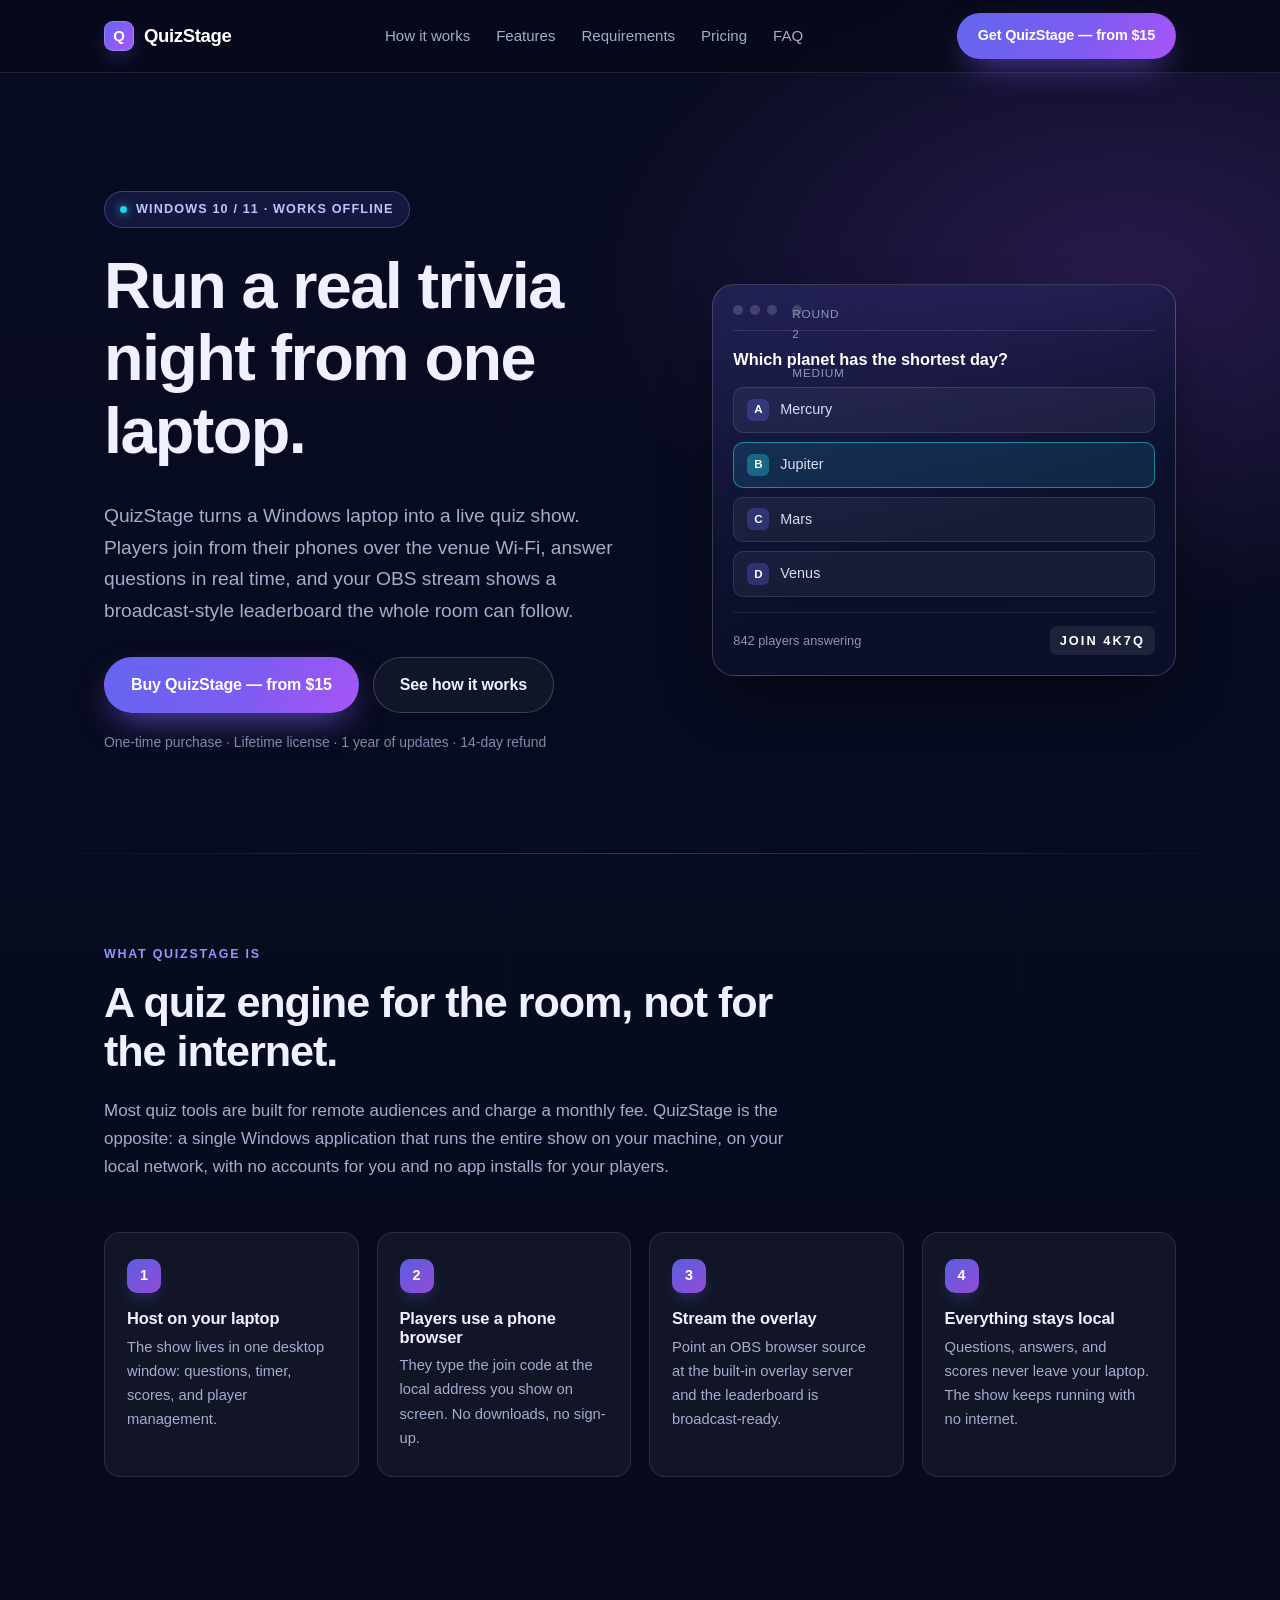
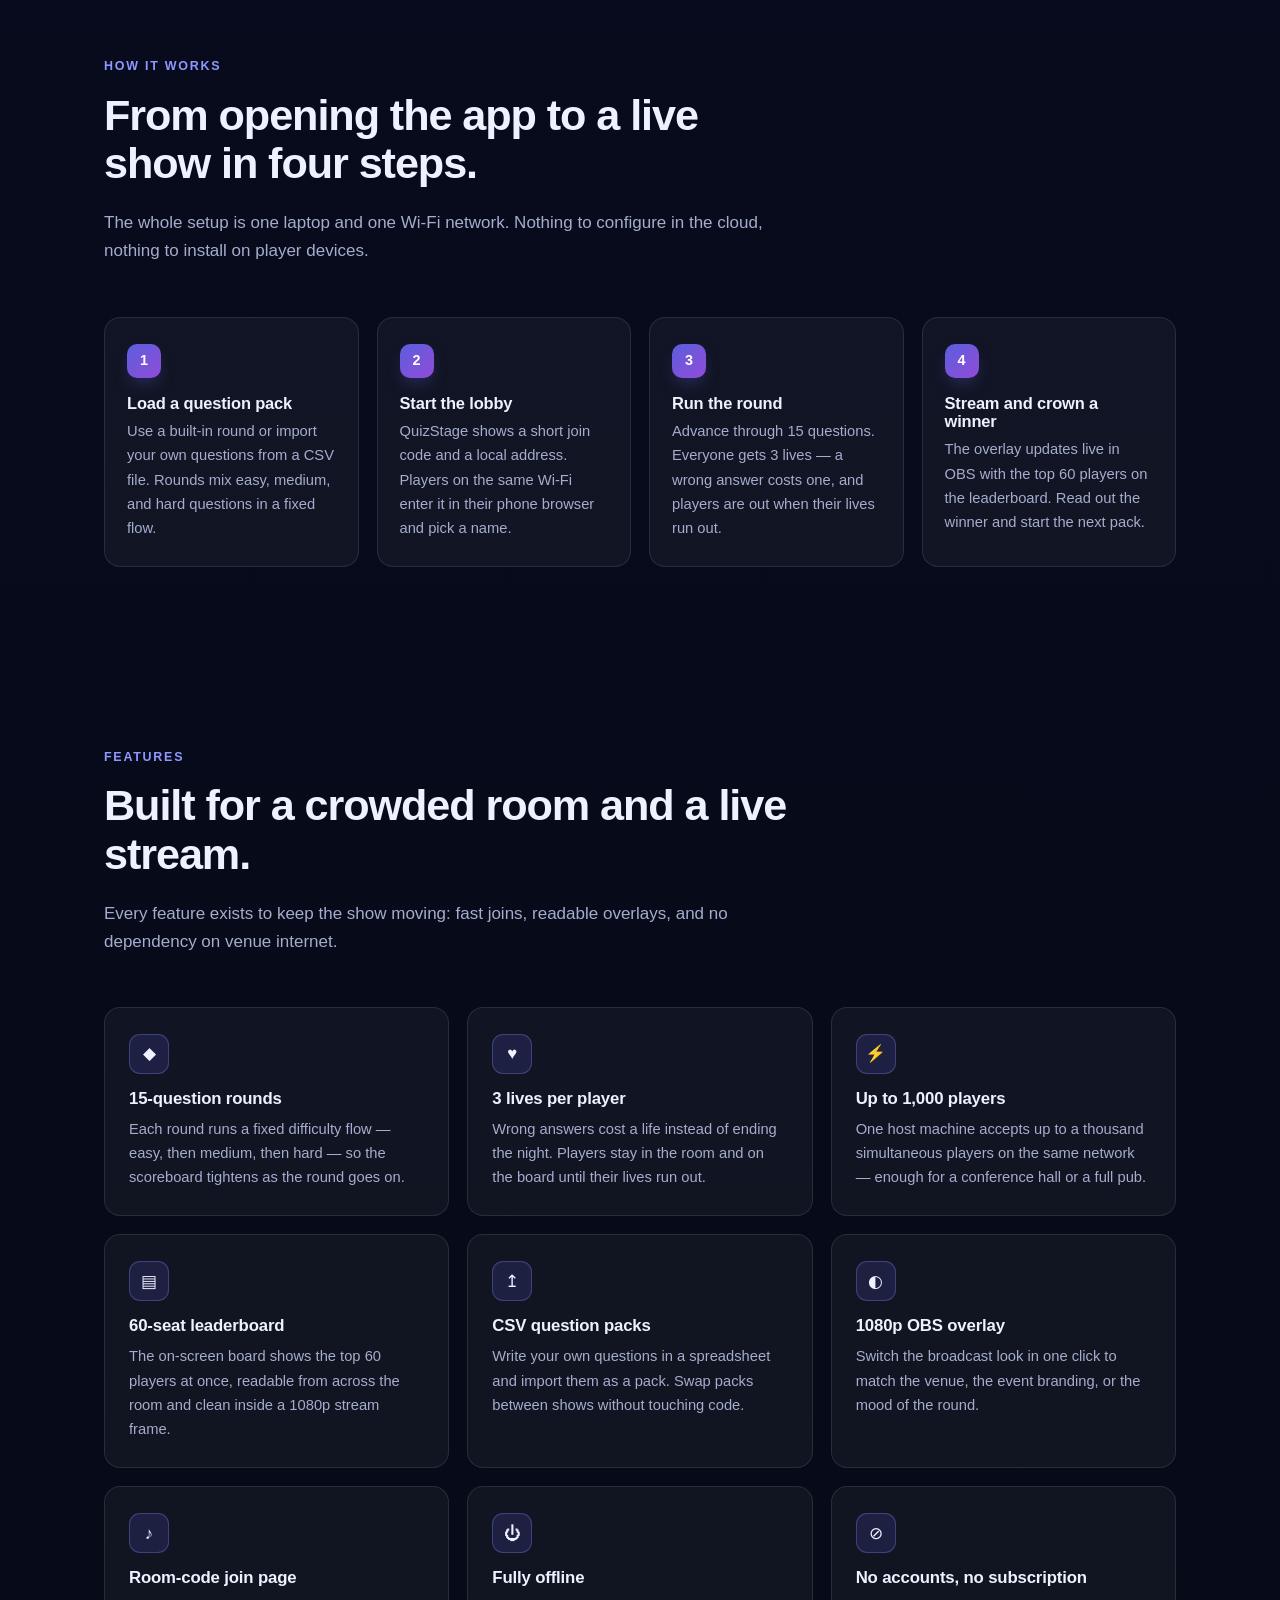
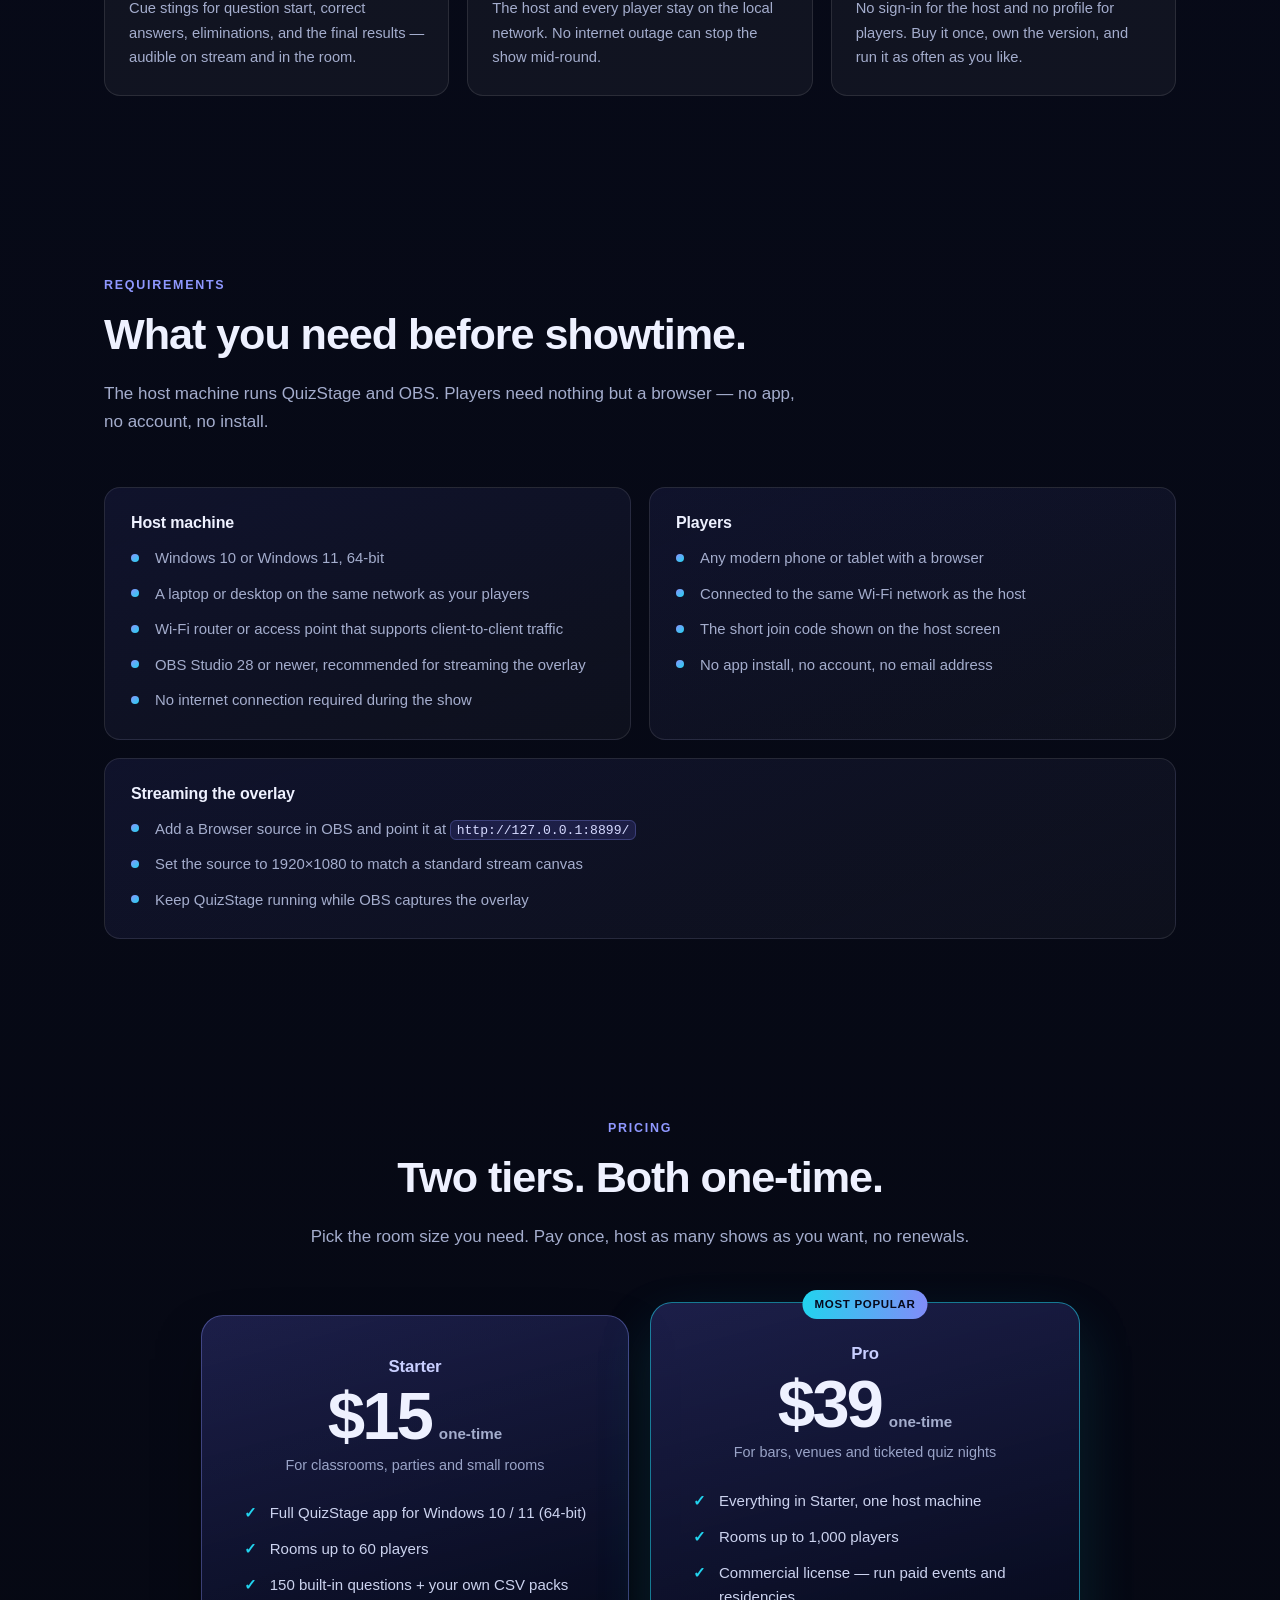
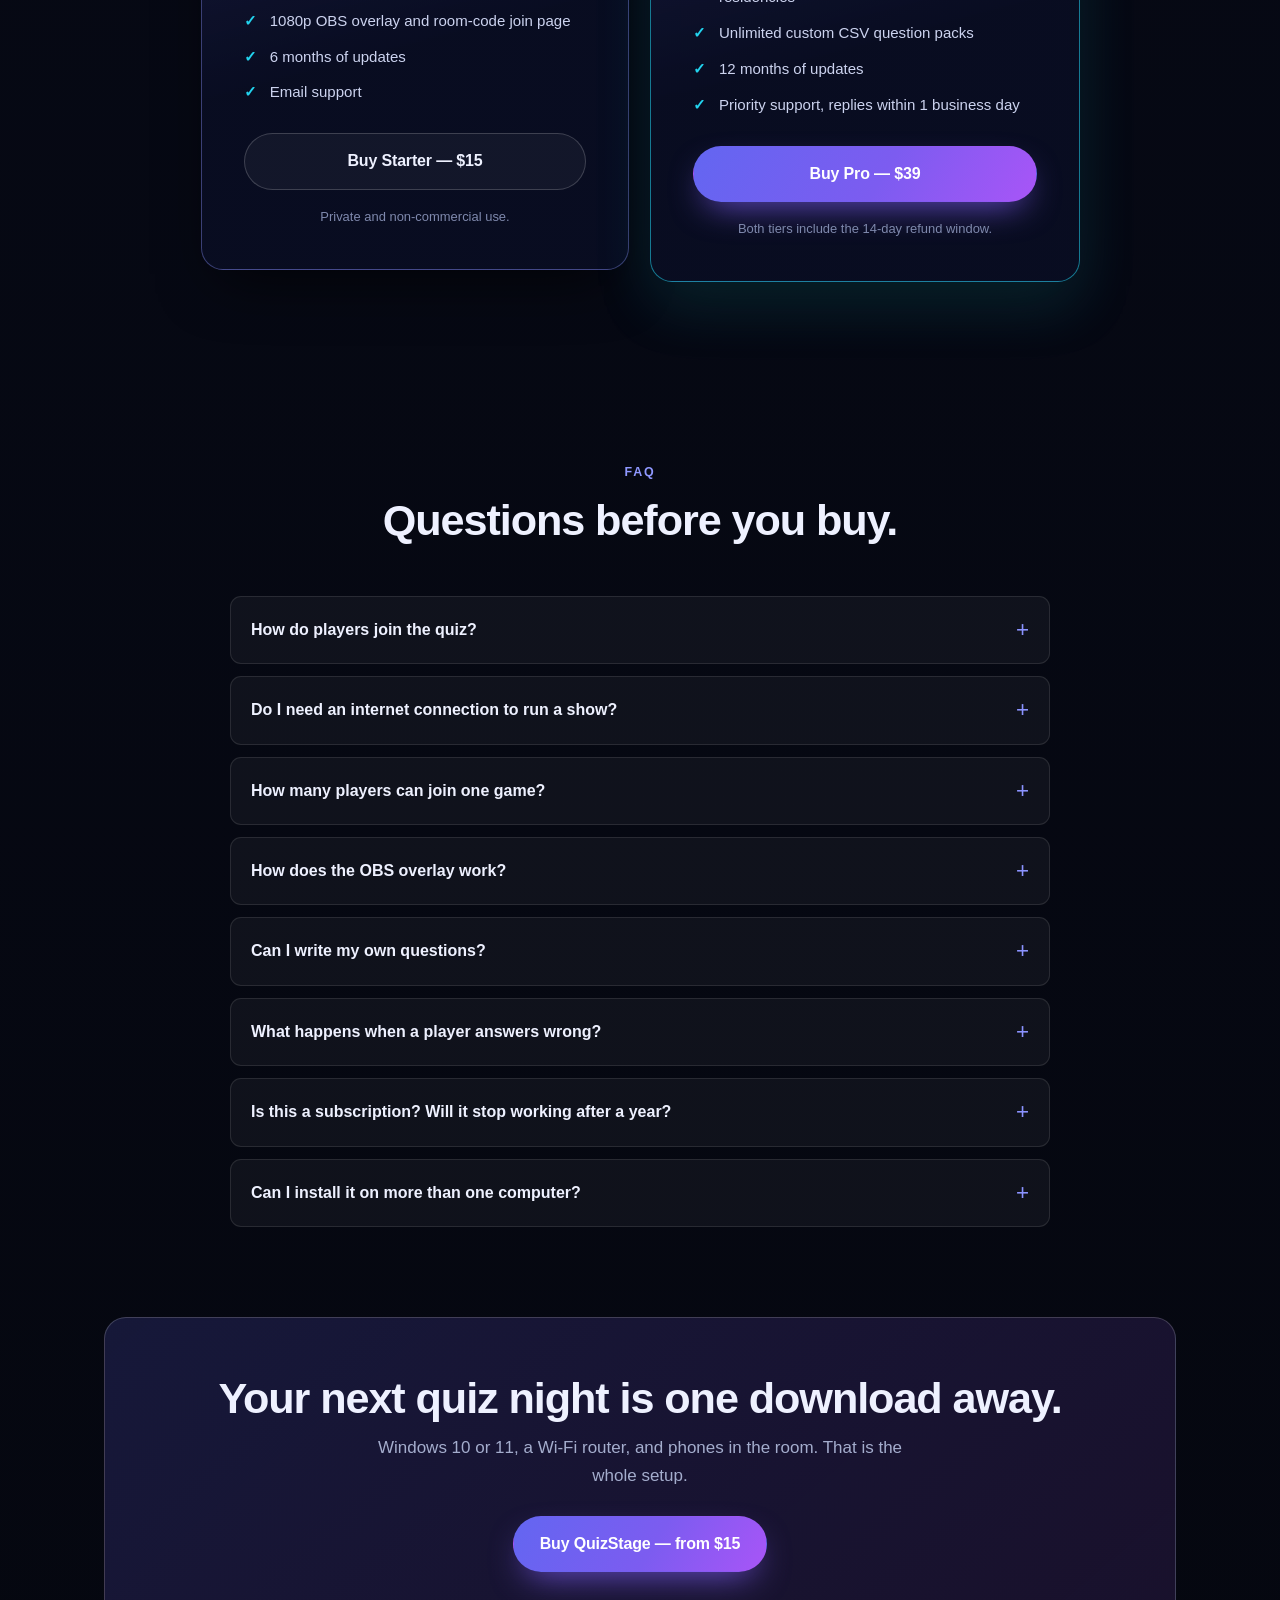
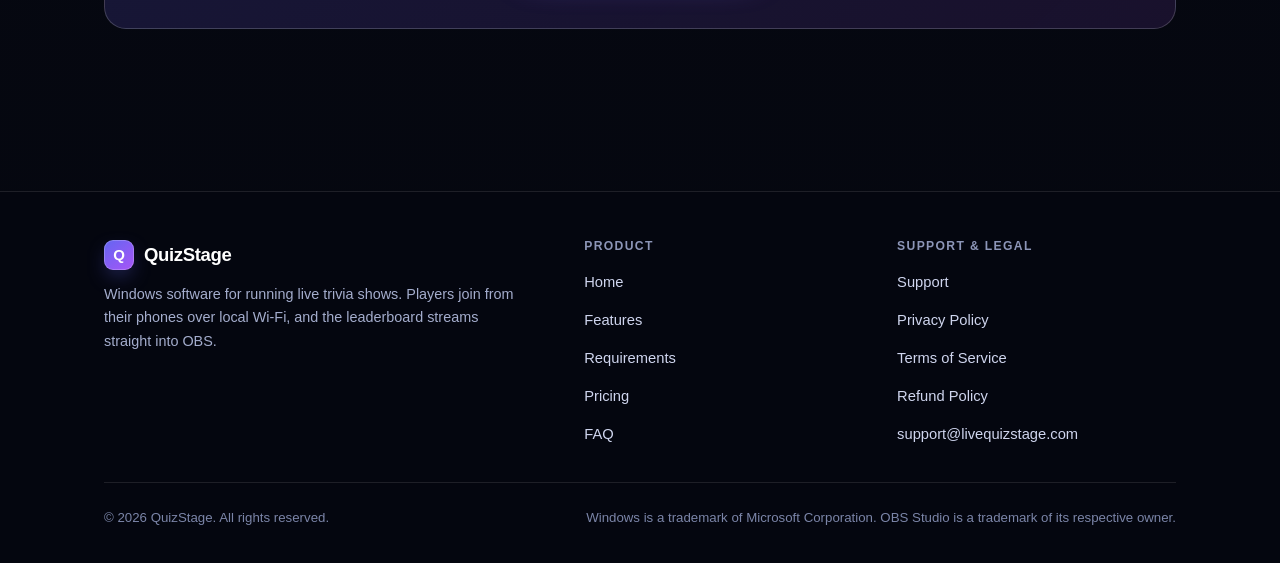
<file: index.html>
<!DOCTYPE html>
<html lang="en-US">
<head>
<meta charset="utf-8">
<meta name="viewport" content="width=device-width, initial-scale=1">
<title>QuizStage — Run Live Trivia Shows from a Windows Laptop</title>
<meta name="description" content="QuizStage is Windows software for hosting live trivia nights. Players join from their phones over Wi-Fi with a short code, and you stream a broadcast-style leaderboard into OBS. From $15 one-time, works offline.">
<meta name="theme-color" content="#070a18">
<link rel="canonical" href="https://livequizstage.com/">
<meta property="og:type" content="website">
<meta property="og:title" content="QuizStage — Run Live Trivia Shows from a Windows Laptop">
<meta property="og:description" content="Host up to 1,000 players from a single Windows laptop. Phones join over Wi-Fi, the leaderboard renders straight into OBS. From $15 one-time, no subscription.">
<meta property="og:image" content="https://livequizstage.com/og.svg">
<meta property="og:image:type" content="image/svg+xml">
<meta property="og:image:width" content="1200">
<meta property="og:image:height" content="630">
<meta property="og:site_name" content="QuizStage">
<meta property="og:url" content="https://livequizstage.com/">
<meta name="twitter:card" content="summary_large_image">
<link rel="stylesheet" href="styles.css">
<link rel="icon" href="data:image/svg+xml,%3Csvg xmlns='http://www.w3.org/2000/svg' viewBox='0 0 32 32'%3E%3Crect width='32' height='32' rx='8' fill='%236366f1'/%3E%3Ctext x='16' y='23' font-family='Arial' font-size='18' font-weight='bold' fill='white' text-anchor='middle'%3EQ%3C/text%3E%3C/svg%3E">
</head>
<body>

<header class="site-header">
  <div class="wrap header-inner">
    <a class="brand" href="index.html"><span class="brand-mark">Q</span>QuizStage</a>
    <nav class="nav" aria-label="Main">
      <a href="#how">How it works</a>
      <a href="#features">Features</a>
      <a href="#requirements">Requirements</a>
      <a href="#pricing">Pricing</a>
      <a href="#faq">FAQ</a>
    </nav>
    <a class="btn btn-primary btn-sm" href="https://livequizstage.com/#pricing">Get QuizStage — from $15</a>
  </div>
</header>

<main>

  <!-- Hero -->
  <section class="hero">
    <div class="wrap hero-grid">
      <div>
        <span class="eyebrow"><span class="dot"></span>Windows 10 / 11 · Works offline</span>
        <h1>Run a real trivia night from one laptop.</h1>
        <p class="lede">QuizStage turns a Windows laptop into a live quiz show. Players join from their phones over the venue Wi-Fi, answer questions in real time, and your OBS stream shows a broadcast-style leaderboard the whole room can follow.</p>
        <div class="hero-actions">
          <a class="btn btn-primary" href="https://livequizstage.com/#pricing">Buy QuizStage — from $15</a>
          <a class="btn btn-ghost" href="#how">See how it works</a>
        </div>
        <p class="hero-note">One-time purchase · Lifetime license · 1 year of updates · 14-day refund</p>
      </div>

      <div class="hero-card" aria-hidden="true">
        <div class="mock-bar">
          <span></span><span></span><span></span>
          <span class="mock-title">Round 2 · Medium</span>
        </div>
        <p class="mock-q">Which planet has the shortest day?</p>
        <div class="mock-opts">
          <div class="mock-opt"><b>A</b> Mercury</div>
          <div class="mock-opt is-right"><b>B</b> Jupiter</div>
          <div class="mock-opt"><b>C</b> Mars</div>
          <div class="mock-opt"><b>D</b> Venus</div>
        </div>
        <div class="mock-foot">
          <span>842 players answering</span>
          <span class="mock-code">JOIN 4K7Q</span>
        </div>
      </div>
    </div>
  </section>

  <hr class="divider">

  <!-- What it is -->
  <section id="what">
    <div class="wrap">
      <div class="section-head">
        <span class="kicker">What QuizStage is</span>
        <h2>A quiz engine for the room, not for the internet.</h2>
        <p>Most quiz tools are built for remote audiences and charge a monthly fee. QuizStage is the opposite: a single Windows application that runs the entire show on your machine, on your local network, with no accounts for you and no app installs for your players.</p>
      </div>
      <div class="steps">
        <div class="step">
          <h3>Host on your laptop</h3>
          <p>The show lives in one desktop window: questions, timer, scores, and player management.</p>
        </div>
        <div class="step">
          <h3>Players use a phone browser</h3>
          <p>They type the join code at the local address you show on screen. No downloads, no sign-up.</p>
        </div>
        <div class="step">
          <h3>Stream the overlay</h3>
          <p>Point an OBS browser source at the built-in overlay server and the leaderboard is broadcast-ready.</p>
        </div>
        <div class="step">
          <h3>Everything stays local</h3>
          <p>Questions, answers, and scores never leave your laptop. The show keeps running with no internet.</p>
        </div>
      </div>
    </div>
  </section>

  <!-- How it works -->
  <section id="how">
    <div class="wrap">
      <div class="section-head">
        <span class="kicker">How it works</span>
        <h2>From opening the app to a live show in four steps.</h2>
        <p>The whole setup is one laptop and one Wi-Fi network. Nothing to configure in the cloud, nothing to install on player devices.</p>
      </div>
      <div class="steps">
        <div class="step">
          <h3>Load a question pack</h3>
          <p>Use a built-in round or import your own questions from a CSV file. Rounds mix easy, medium, and hard questions in a fixed flow.</p>
        </div>
        <div class="step">
          <h3>Start the lobby</h3>
          <p>QuizStage shows a short join code and a local address. Players on the same Wi-Fi enter it in their phone browser and pick a name.</p>
        </div>
        <div class="step">
          <h3>Run the round</h3>
          <p>Advance through 15 questions. Everyone gets 3 lives — a wrong answer costs one, and players are out when their lives run out.</p>
        </div>
        <div class="step">
          <h3>Stream and crown a winner</h3>
          <p>The overlay updates live in OBS with the top 60 players on the leaderboard. Read out the winner and start the next pack.</p>
        </div>
      </div>
    </div>
  </section>

  <!-- Features -->
  <section id="features">
    <div class="wrap">
      <div class="section-head">
        <span class="kicker">Features</span>
        <h2>Built for a crowded room and a live stream.</h2>
        <p>Every feature exists to keep the show moving: fast joins, readable overlays, and no dependency on venue internet.</p>
      </div>
      <div class="features">
        <article class="feature">
          <div class="feature-ico">◆</div>
          <h3>15-question rounds</h3>
          <p>Each round runs a fixed difficulty flow — easy, then medium, then hard — so the scoreboard tightens as the round goes on.</p>
        </article>
        <article class="feature">
          <div class="feature-ico">♥</div>
          <h3>3 lives per player</h3>
          <p>Wrong answers cost a life instead of ending the night. Players stay in the room and on the board until their lives run out.</p>
        </article>
        <article class="feature">
          <div class="feature-ico">⚡</div>
          <h3>Up to 1,000 players</h3>
          <p>One host machine accepts up to a thousand simultaneous players on the same network — enough for a conference hall or a full pub.</p>
        </article>
        <article class="feature">
          <div class="feature-ico">▤</div>
          <h3>60-seat leaderboard</h3>
          <p>The on-screen board shows the top 60 players at once, readable from across the room and clean inside a 1080p stream frame.</p>
        </article>
        <article class="feature">
          <div class="feature-ico">↥</div>
          <h3>CSV question packs</h3>
          <p>Write your own questions in a spreadsheet and import them as a pack. Swap packs between shows without touching code.</p>
        </article>
        <article class="feature">
          <div class="feature-ico">◐</div>
          <h3>1080p OBS overlay</h3>
          <p>Switch the broadcast look in one click to match the venue, the event branding, or the mood of the round.</p>
        </article>
        <article class="feature">
          <div class="feature-ico">♪</div>
          <h3>Room-code join page</h3>
          <p>Cue stings for question start, correct answers, eliminations, and the final results — audible on stream and in the room.</p>
        </article>
        <article class="feature">
          <div class="feature-ico">⏻</div>
          <h3>Fully offline</h3>
          <p>The host and every player stay on the local network. No internet outage can stop the show mid-round.</p>
        </article>
        <article class="feature">
          <div class="feature-ico">⊘</div>
          <h3>No accounts, no subscription</h3>
          <p>No sign-in for the host and no profile for players. Buy it once, own the version, and run it as often as you like.</p>
        </article>
      </div>
    </div>
  </section>

  <!-- Requirements -->
  <section id="requirements">
    <div class="wrap">
      <div class="section-head">
        <span class="kicker">Requirements</span>
        <h2>What you need before showtime.</h2>
        <p>The host machine runs QuizStage and OBS. Players need nothing but a browser — no app, no account, no install.</p>
      </div>
      <div class="req-grid">
        <div class="req-card">
          <h3>Host machine</h3>
          <ul class="req-list">
            <li>Windows 10 or Windows 11, 64-bit</li>
            <li>A laptop or desktop on the same network as your players</li>
            <li>Wi-Fi router or access point that supports client-to-client traffic</li>
            <li>OBS Studio 28 or newer, recommended for streaming the overlay</li>
            <li>No internet connection required during the show</li>
          </ul>
        </div>
        <div class="req-card">
          <h3>Players</h3>
          <ul class="req-list">
            <li>Any modern phone or tablet with a browser</li>
            <li>Connected to the same Wi-Fi network as the host</li>
            <li>The short join code shown on the host screen</li>
            <li>No app install, no account, no email address</li>
          </ul>
        </div>
      </div>
      <div class="req-card" style="margin-top:18px">
        <h3>Streaming the overlay</h3>
        <ul class="req-list">
          <li>Add a Browser source in OBS and point it at <code>http://127.0.0.1:8899/</code></li>
          <li>Set the source to 1920×1080 to match a standard stream canvas</li>
          <li>Keep QuizStage running while OBS captures the overlay</li>
        </ul>
      </div>
    </div>
  </section>

  <!-- Pricing -->
  <section id="pricing">
    <div class="wrap">
      <div class="section-head" style="text-align:center;margin-left:auto;margin-right:auto">
        <span class="kicker">Pricing</span>
        <h2>Two tiers. Both one-time.</h2>
        <p>Pick the room size you need. Pay once, host as many shows as you want, no renewals.</p>
      </div>
      <div class="pricing-grid">
        <div class="pricing-card">
          <h3 style="font-size:1.05rem;color:#c9cfff;margin-bottom:0">Starter</h3>
          <div class="price-tag">
            <span class="price-amount">$15</span>
            <span class="price-unit">one-time</span>
          </div>
          <p class="price-sub">For classrooms, parties and small rooms</p>
          <ul class="price-list">
            <li>Full QuizStage app for Windows 10 / 11 (64-bit)</li>
            <li>Rooms up to 60 players</li>
            <li>150 built-in questions + your own CSV packs</li>
            <li>1080p OBS overlay and room-code join page</li>
            <li>6 months of updates</li>
            <li>Email support</li>
          </ul>
          <a class="btn btn-ghost" href="https://livequizstage.com/#pricing" style="width:100%">Buy Starter — $15</a>
          <p class="price-fine">Private and non-commercial use.</p>
        </div>

        <div class="pricing-card featured">
          <div class="badge-pop">Most popular</div>
          <h3 style="font-size:1.05rem;color:#c9cfff;margin-bottom:0">Pro</h3>
          <div class="price-tag">
            <span class="price-amount">$39</span>
            <span class="price-unit">one-time</span>
          </div>
          <p class="price-sub">For bars, venues and ticketed quiz nights</p>
          <ul class="price-list">
            <li>Everything in Starter, one host machine</li>
            <li>Rooms up to 1,000 players</li>
            <li>Commercial license — run paid events and residencies</li>
            <li>Unlimited custom CSV question packs</li>
            <li>12 months of updates</li>
            <li>Priority support, replies within 1 business day</li>
          </ul>
          <a class="btn btn-primary" href="https://livequizstage.com/#pricing" style="width:100%">Buy Pro — $39</a>
          <p class="price-fine">Both tiers include the 14-day refund window.</p>
        </div>
      </div>
    </div>
  </section>

  <!-- FAQ -->
  <section id="faq">
    <div class="wrap">
      <div class="section-head" style="text-align:center;margin-left:auto;margin-right:auto">
        <span class="kicker">FAQ</span>
        <h2>Questions before you buy.</h2>
      </div>
      <div class="faq">
        <details>
          <summary>How do players join the quiz?</summary>
          <p>QuizStage displays a join code and a local web address on the host screen. Players on the same Wi-Fi open that address in their phone browser, type the code, and choose a display name. There is nothing to install and no account to create.</p>
        </details>
        <details>
          <summary>Do I need an internet connection to run a show?</summary>
          <p>No. The host app, the player join page, and the overlay server all run on your laptop over the local network. Internet is only needed to download the installer and your updates, and to stream to a platform if you choose to.</p>
        </details>
        <details>
          <summary>How many players can join one game?</summary>
          <p>Up to 1,000 simultaneous players on a single host machine. In practice your Wi-Fi access point is the limiting factor — a consumer router handles a few hundred phones comfortably, and larger venues should use a dedicated access point.</p>
        </details>
        <details>
          <summary>How does the OBS overlay work?</summary>
          <p>QuizStage runs a local overlay server at <code>http://127.0.0.1:8899/</code>. In OBS Studio 28 or newer, add a Browser source pointing to that address at 1920×1080. The leaderboard, question, and timer graphics update live as the round progresses, and you can switch between the 5 themes from the host app.</p>
        </details>
        <details>
          <summary>Can I write my own questions?</summary>
          <p>Yes. Question packs are plain CSV files, so you can write them in Excel, Google Sheets, or any text editor and import them into QuizStage. Each round runs 15 questions in an easy, medium, hard flow, and you can keep as many packs as you like.</p>
        </details>
        <details>
          <summary>What happens when a player answers wrong?</summary>
          <p>They lose one of their 3 lives. Players keep answering until all three lives are gone, which keeps casual players in the room instead of knocking them out on question two.</p>
        </details>
        <details>
          <summary>Is this a subscription? Will it stop working after a year?</summary>
          <p>No. Starter is $15 and Pro is $39, both one-time, both for one host machine. Starter includes 6 months of updates, Pro includes 12. After that the version you already have keeps working indefinitely — nothing is disabled and there is no renewal requirement.</p>
        </details>
        <details>
          <summary>Can I install it on more than one computer?</summary>
          <p>One license covers one host machine. If you run shows from two laptops, or want a backup machine for events, you need a second license. You can move a license to a replacement machine by contacting support.</p>
        </details>
      </div>
    </div>
  </section>

  <!-- CTA -->
  <section style="padding-top:0">
    <div class="wrap">
      <div class="cta-band">
        <h2>Your next quiz night is one download away.</h2>
        <p>Windows 10 or 11, a Wi-Fi router, and phones in the room. That is the whole setup.</p>
        <a class="btn btn-primary" href="https://livequizstage.com/#pricing">Buy QuizStage — from $15</a>
      </div>
    </div>
  </section>

</main>

<footer class="site-footer">
  <div class="wrap">
    <div class="footer-grid">
      <div class="footer-brand">
        <a class="brand" href="index.html"><span class="brand-mark">Q</span>QuizStage</a>
        <p>Windows software for running live trivia shows. Players join from their phones over local Wi-Fi, and the leaderboard streams straight into OBS.</p>
      </div>
      <div class="footer-col">
        <h4>Product</h4>
        <ul>
          <li><a href="index.html">Home</a></li>
          <li><a href="index.html#features">Features</a></li>
          <li><a href="index.html#requirements">Requirements</a></li>
          <li><a href="index.html#pricing">Pricing</a></li>
          <li><a href="index.html#faq">FAQ</a></li>
        </ul>
      </div>
      <div class="footer-col">
        <h4>Support &amp; legal</h4>
        <ul>
          <li><a href="support.html">Support</a></li>
          <li><a href="privacy.html">Privacy Policy</a></li>
          <li><a href="terms.html">Terms of Service</a></li>
          <li><a href="refund.html">Refund Policy</a></li>
          <li><a href="mailto:support@livequizstage.com">support@livequizstage.com</a></li>
        </ul>
      </div>
    </div>
    <div class="footer-bottom">
      <span>&copy; 2026 QuizStage. All rights reserved.</span>
      <span>Windows is a trademark of Microsoft Corporation. OBS Studio is a trademark of its respective owner.</span>
    </div>
  </div>
</footer>

</body>
</html>
</file>
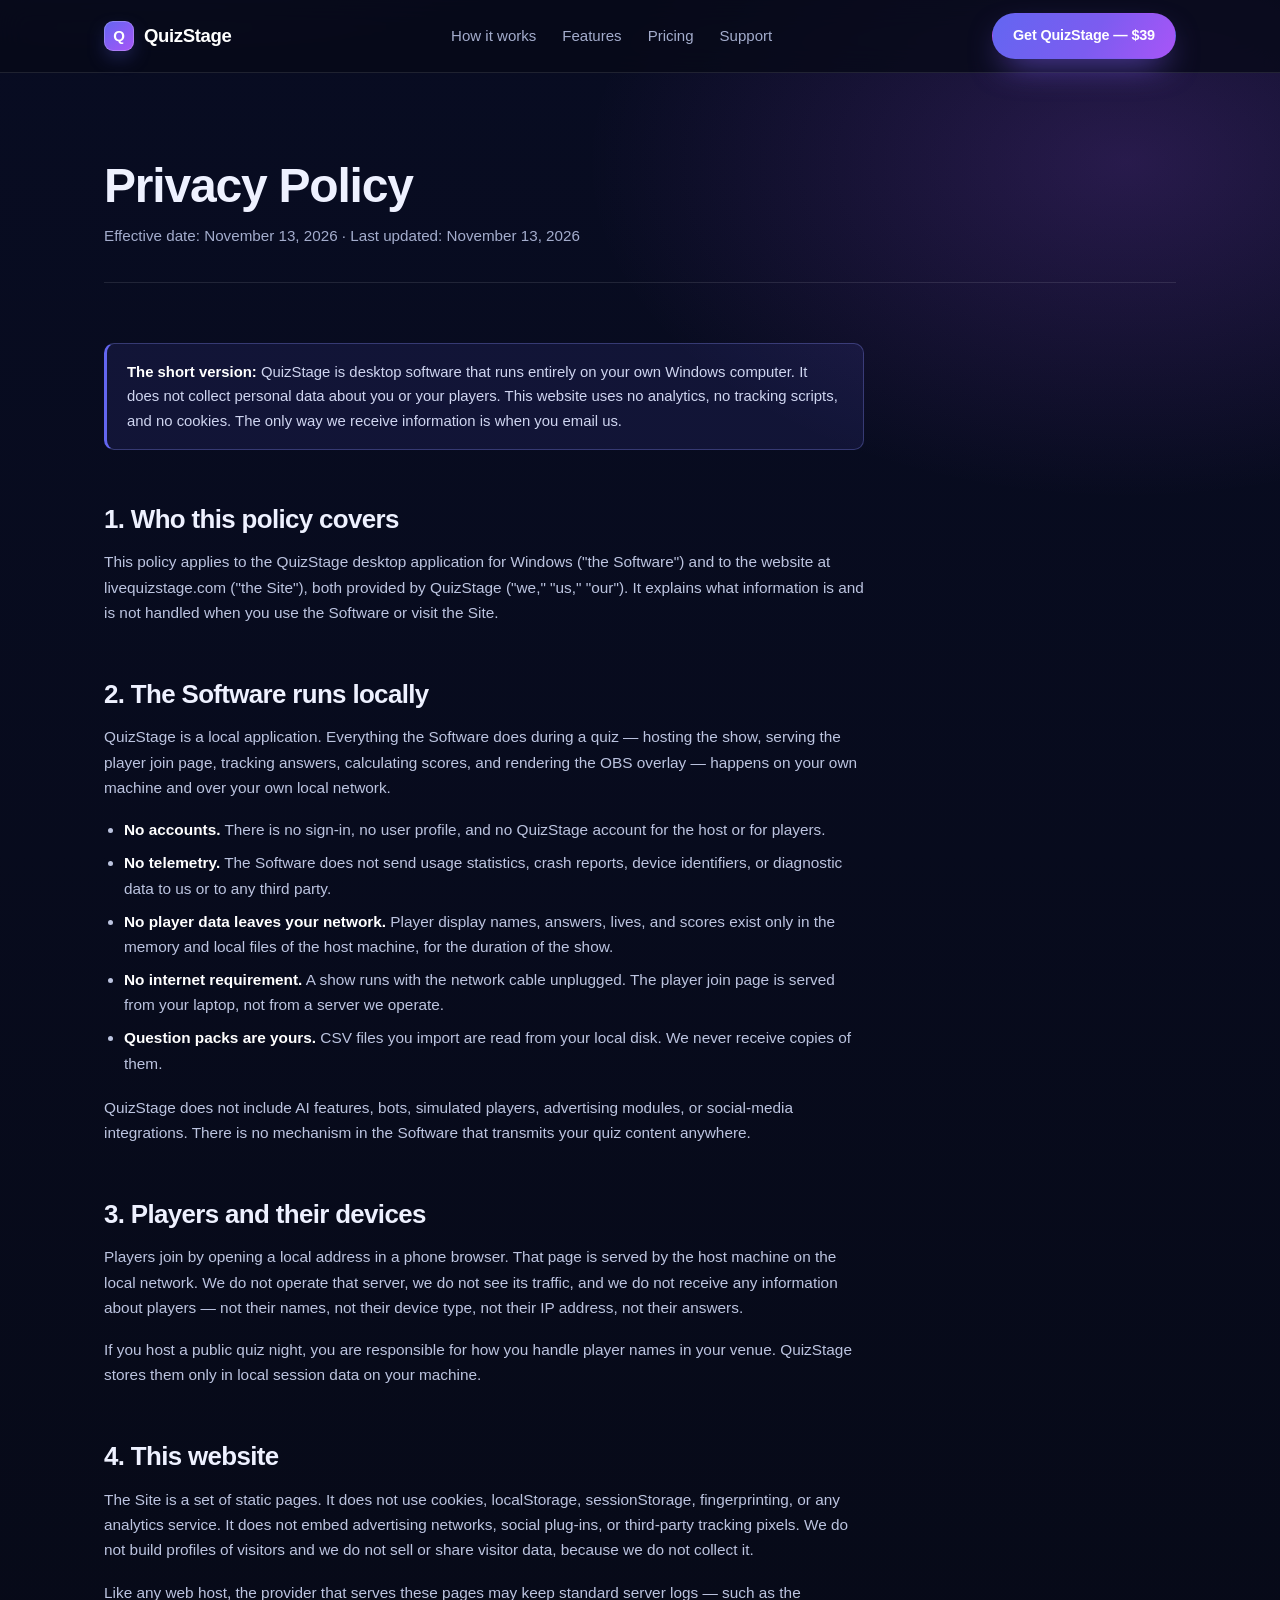
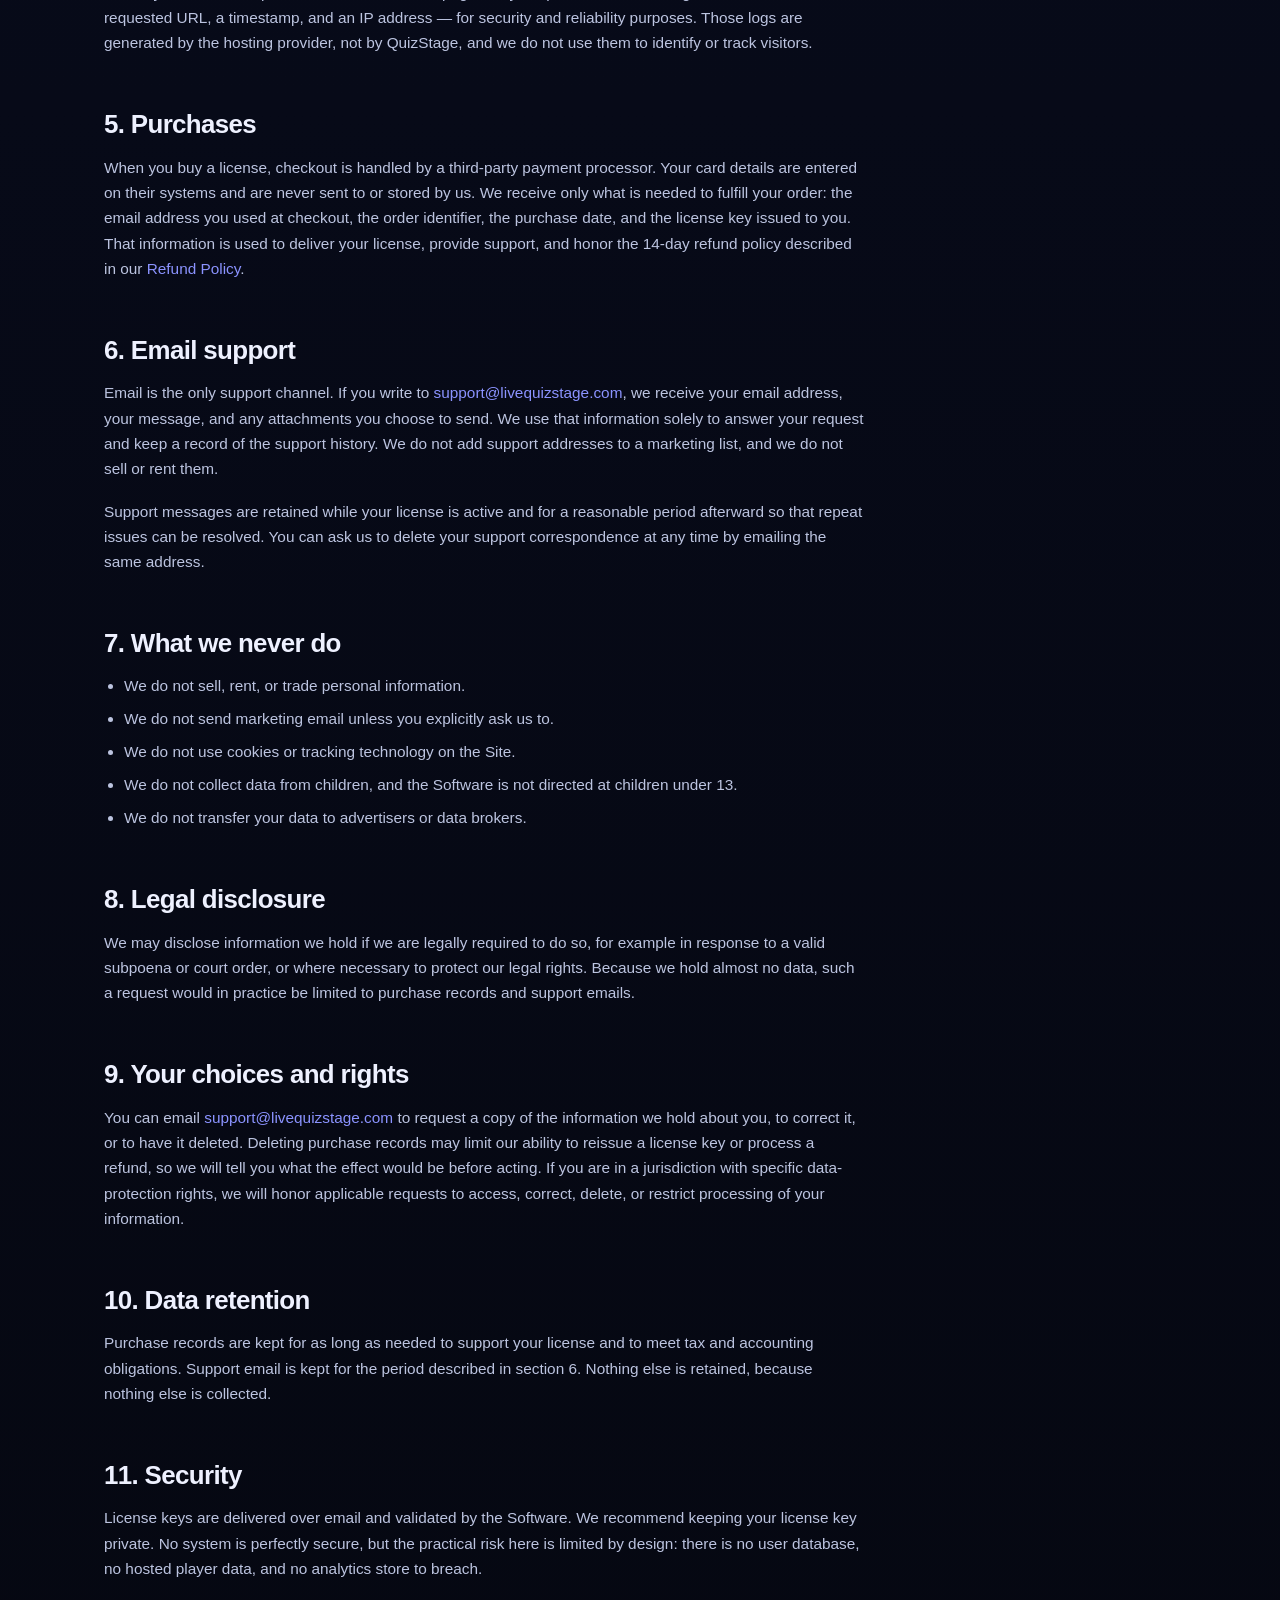
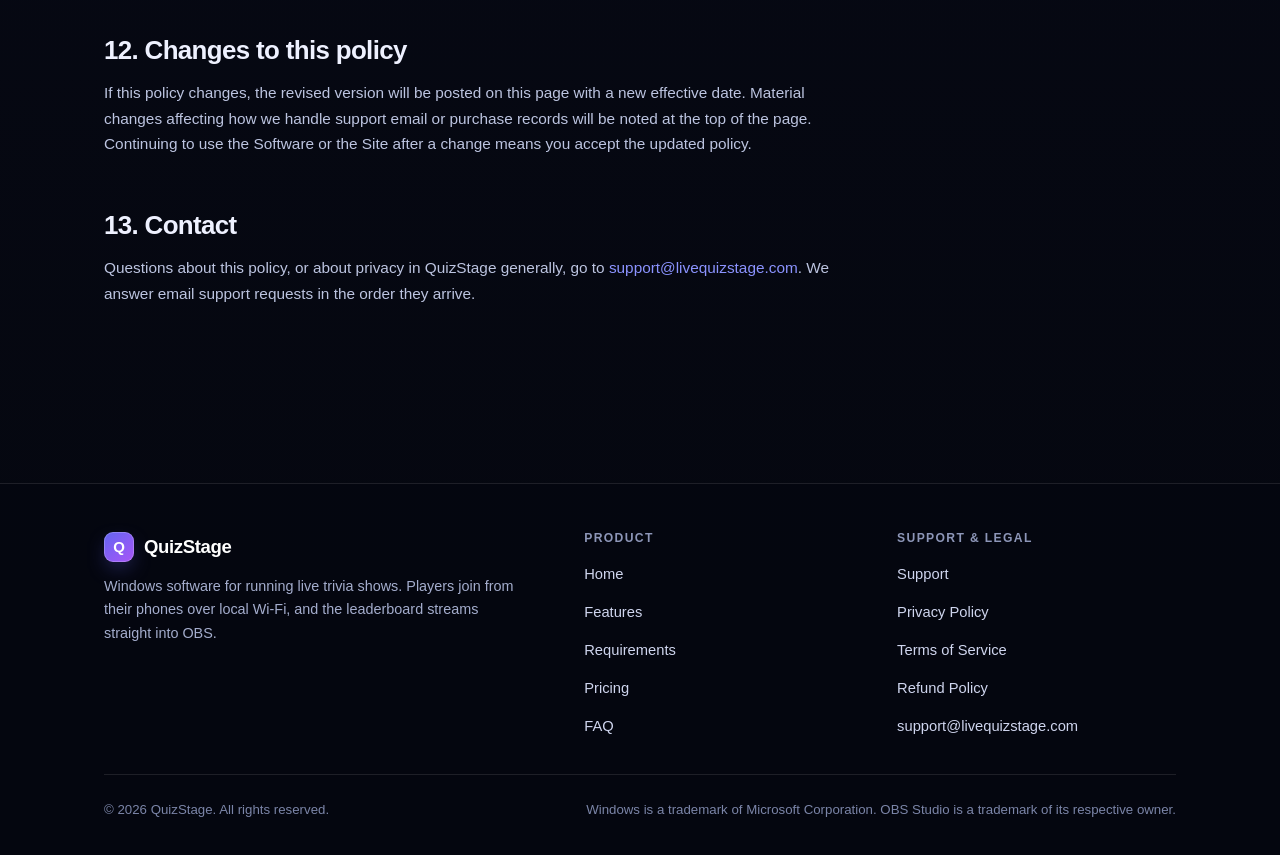
<file: privacy.html>
<!DOCTYPE html>
<html lang="en-US">
<head>
<meta charset="utf-8">
<meta name="viewport" content="width=device-width, initial-scale=1">
<title>Privacy Policy — QuizStage</title>
<meta name="description" content="QuizStage privacy policy: the software runs entirely on your machine, collects no personal data, and this website uses no analytics and no cookies.">
<meta name="theme-color" content="#070a18">
<link rel="canonical" href="https://livequizstage.com/privacy.html">
<meta property="og:title" content="Privacy Policy — QuizStage">
<meta property="og:image" content="https://livequizstage.com/og.svg">
<meta property="og:image:type" content="image/svg+xml">
<meta property="og:image:width" content="1200">
<meta property="og:image:height" content="630">
<meta property="og:site_name" content="QuizStage">
<link rel="stylesheet" href="styles.css">
<link rel="icon" href="data:image/svg+xml,%3Csvg xmlns='http://www.w3.org/2000/svg' viewBox='0 0 32 32'%3E%3Crect width='32' height='32' rx='8' fill='%236366f1'/%3E%3Ctext x='16' y='23' font-family='Arial' font-size='18' font-weight='bold' fill='white' text-anchor='middle'%3EQ%3C/text%3E%3C/svg%3E">
</head>
<body>

<header class="site-header">
  <div class="wrap header-inner">
    <a class="brand" href="index.html"><span class="brand-mark">Q</span>QuizStage</a>
    <nav class="nav" aria-label="Main">
      <a href="index.html#how">How it works</a>
      <a href="index.html#features">Features</a>
      <a href="index.html#pricing">Pricing</a>
      <a href="support.html">Support</a>
    </nav>
    <a class="btn btn-primary btn-sm" href="https://livequizstage.com/#pricing">Get QuizStage — $39</a>
  </div>
</header>

<main>
  <div class="wrap">
    <div class="page-head">
      <h1>Privacy Policy</h1>
      <p>Effective date: November 13, 2026 · Last updated: November 13, 2026</p>
    </div>

    <article class="prose">
      <div class="callout">
        <p><strong>The short version:</strong> QuizStage is desktop software that runs entirely on your own Windows computer. It does not collect personal data about you or your players. This website uses no analytics, no tracking scripts, and no cookies. The only way we receive information is when you email us.</p>
      </div>

      <h2>1. Who this policy covers</h2>
      <p>This policy applies to the QuizStage desktop application for Windows ("the Software") and to the website at livequizstage.com ("the Site"), both provided by QuizStage ("we," "us," "our"). It explains what information is and is not handled when you use the Software or visit the Site.</p>

      <h2>2. The Software runs locally</h2>
      <p>QuizStage is a local application. Everything the Software does during a quiz — hosting the show, serving the player join page, tracking answers, calculating scores, and rendering the OBS overlay — happens on your own machine and over your own local network.</p>
      <ul>
        <li><strong>No accounts.</strong> There is no sign-in, no user profile, and no QuizStage account for the host or for players.</li>
        <li><strong>No telemetry.</strong> The Software does not send usage statistics, crash reports, device identifiers, or diagnostic data to us or to any third party.</li>
        <li><strong>No player data leaves your network.</strong> Player display names, answers, lives, and scores exist only in the memory and local files of the host machine, for the duration of the show.</li>
        <li><strong>No internet requirement.</strong> A show runs with the network cable unplugged. The player join page is served from your laptop, not from a server we operate.</li>
        <li><strong>Question packs are yours.</strong> CSV files you import are read from your local disk. We never receive copies of them.</li>
      </ul>
      <p>QuizStage does not include AI features, bots, simulated players, advertising modules, or social-media integrations. There is no mechanism in the Software that transmits your quiz content anywhere.</p>

      <h2>3. Players and their devices</h2>
      <p>Players join by opening a local address in a phone browser. That page is served by the host machine on the local network. We do not operate that server, we do not see its traffic, and we do not receive any information about players — not their names, not their device type, not their IP address, not their answers.</p>
      <p>If you host a public quiz night, you are responsible for how you handle player names in your venue. QuizStage stores them only in local session data on your machine.</p>

      <h2>4. This website</h2>
      <p>The Site is a set of static pages. It does not use cookies, localStorage, sessionStorage, fingerprinting, or any analytics service. It does not embed advertising networks, social plug-ins, or third-party tracking pixels. We do not build profiles of visitors and we do not sell or share visitor data, because we do not collect it.</p>
      <p>Like any web host, the provider that serves these pages may keep standard server logs — such as the requested URL, a timestamp, and an IP address — for security and reliability purposes. Those logs are generated by the hosting provider, not by QuizStage, and we do not use them to identify or track visitors.</p>

      <h2>5. Purchases</h2>
      <p>When you buy a license, checkout is handled by a third-party payment processor. Your card details are entered on their systems and are never sent to or stored by us. We receive only what is needed to fulfill your order: the email address you used at checkout, the order identifier, the purchase date, and the license key issued to you. That information is used to deliver your license, provide support, and honor the 14-day refund policy described in our <a href="refund.html">Refund Policy</a>.</p>

      <h2>6. Email support</h2>
      <p>Email is the only support channel. If you write to <a href="mailto:support@livequizstage.com">support@livequizstage.com</a>, we receive your email address, your message, and any attachments you choose to send. We use that information solely to answer your request and keep a record of the support history. We do not add support addresses to a marketing list, and we do not sell or rent them.</p>
      <p>Support messages are retained while your license is active and for a reasonable period afterward so that repeat issues can be resolved. You can ask us to delete your support correspondence at any time by emailing the same address.</p>

      <h2>7. What we never do</h2>
      <ul>
        <li>We do not sell, rent, or trade personal information.</li>
        <li>We do not send marketing email unless you explicitly ask us to.</li>
        <li>We do not use cookies or tracking technology on the Site.</li>
        <li>We do not collect data from children, and the Software is not directed at children under 13.</li>
        <li>We do not transfer your data to advertisers or data brokers.</li>
      </ul>

      <h2>8. Legal disclosure</h2>
      <p>We may disclose information we hold if we are legally required to do so, for example in response to a valid subpoena or court order, or where necessary to protect our legal rights. Because we hold almost no data, such a request would in practice be limited to purchase records and support emails.</p>

      <h2>9. Your choices and rights</h2>
      <p>You can email <a href="mailto:support@livequizstage.com">support@livequizstage.com</a> to request a copy of the information we hold about you, to correct it, or to have it deleted. Deleting purchase records may limit our ability to reissue a license key or process a refund, so we will tell you what the effect would be before acting. If you are in a jurisdiction with specific data-protection rights, we will honor applicable requests to access, correct, delete, or restrict processing of your information.</p>

      <h2>10. Data retention</h2>
      <p>Purchase records are kept for as long as needed to support your license and to meet tax and accounting obligations. Support email is kept for the period described in section 6. Nothing else is retained, because nothing else is collected.</p>

      <h2>11. Security</h2>
      <p>License keys are delivered over email and validated by the Software. We recommend keeping your license key private. No system is perfectly secure, but the practical risk here is limited by design: there is no user database, no hosted player data, and no analytics store to breach.</p>

      <h2>12. Changes to this policy</h2>
      <p>If this policy changes, the revised version will be posted on this page with a new effective date. Material changes affecting how we handle support email or purchase records will be noted at the top of the page. Continuing to use the Software or the Site after a change means you accept the updated policy.</p>

      <h2>13. Contact</h2>
      <p>Questions about this policy, or about privacy in QuizStage generally, go to <a href="mailto:support@livequizstage.com">support@livequizstage.com</a>. We answer email support requests in the order they arrive.</p>
    </article>
  </div>
</main>

<footer class="site-footer">
  <div class="wrap">
    <div class="footer-grid">
      <div class="footer-brand">
        <a class="brand" href="index.html"><span class="brand-mark">Q</span>QuizStage</a>
        <p>Windows software for running live trivia shows. Players join from their phones over local Wi-Fi, and the leaderboard streams straight into OBS.</p>
      </div>
      <div class="footer-col">
        <h4>Product</h4>
        <ul>
          <li><a href="index.html">Home</a></li>
          <li><a href="index.html#features">Features</a></li>
          <li><a href="index.html#requirements">Requirements</a></li>
          <li><a href="index.html#pricing">Pricing</a></li>
          <li><a href="index.html#faq">FAQ</a></li>
        </ul>
      </div>
      <div class="footer-col">
        <h4>Support &amp; legal</h4>
        <ul>
          <li><a href="support.html">Support</a></li>
          <li><a href="privacy.html">Privacy Policy</a></li>
          <li><a href="terms.html">Terms of Service</a></li>
          <li><a href="refund.html">Refund Policy</a></li>
          <li><a href="mailto:support@livequizstage.com">support@livequizstage.com</a></li>
        </ul>
      </div>
    </div>
    <div class="footer-bottom">
      <span>&copy; 2026 QuizStage. All rights reserved.</span>
      <span>Windows is a trademark of Microsoft Corporation. OBS Studio is a trademark of its respective owner.</span>
    </div>
  </div>
</footer>

</body>
</html>
</file>
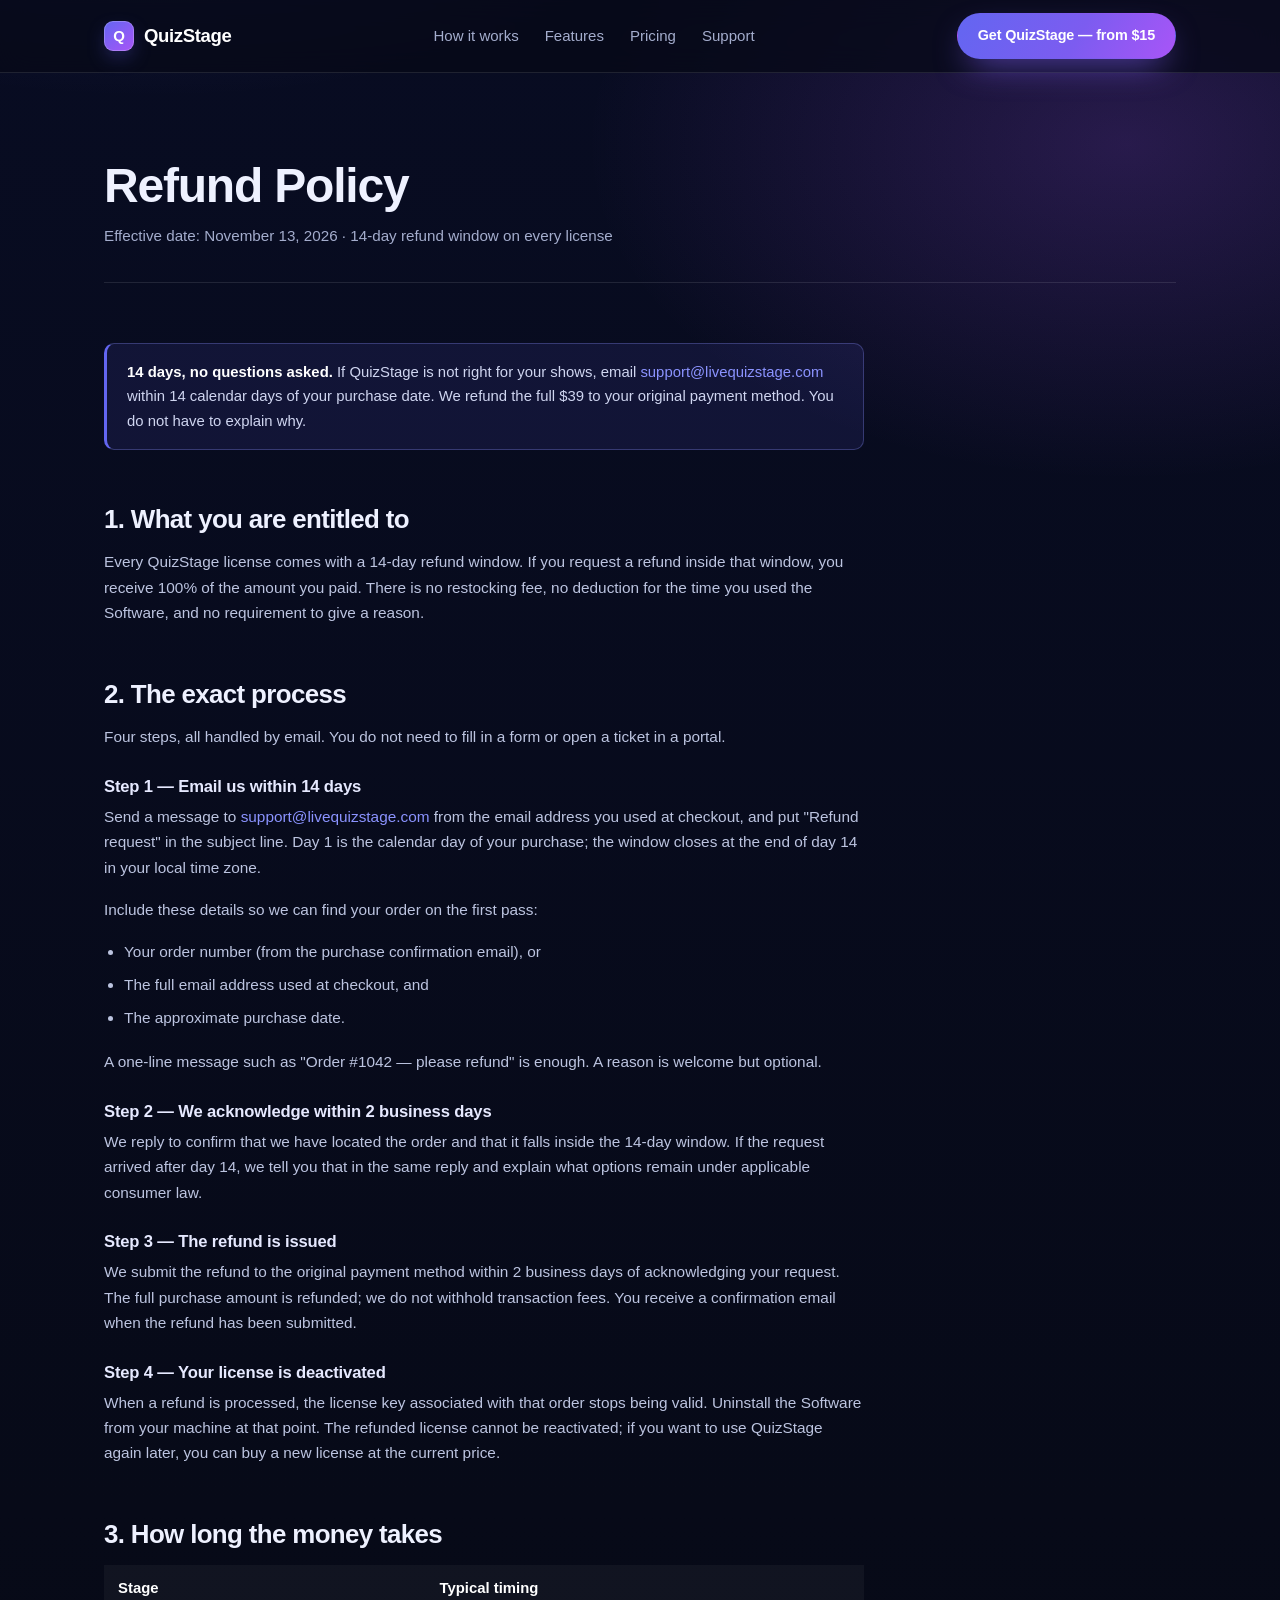
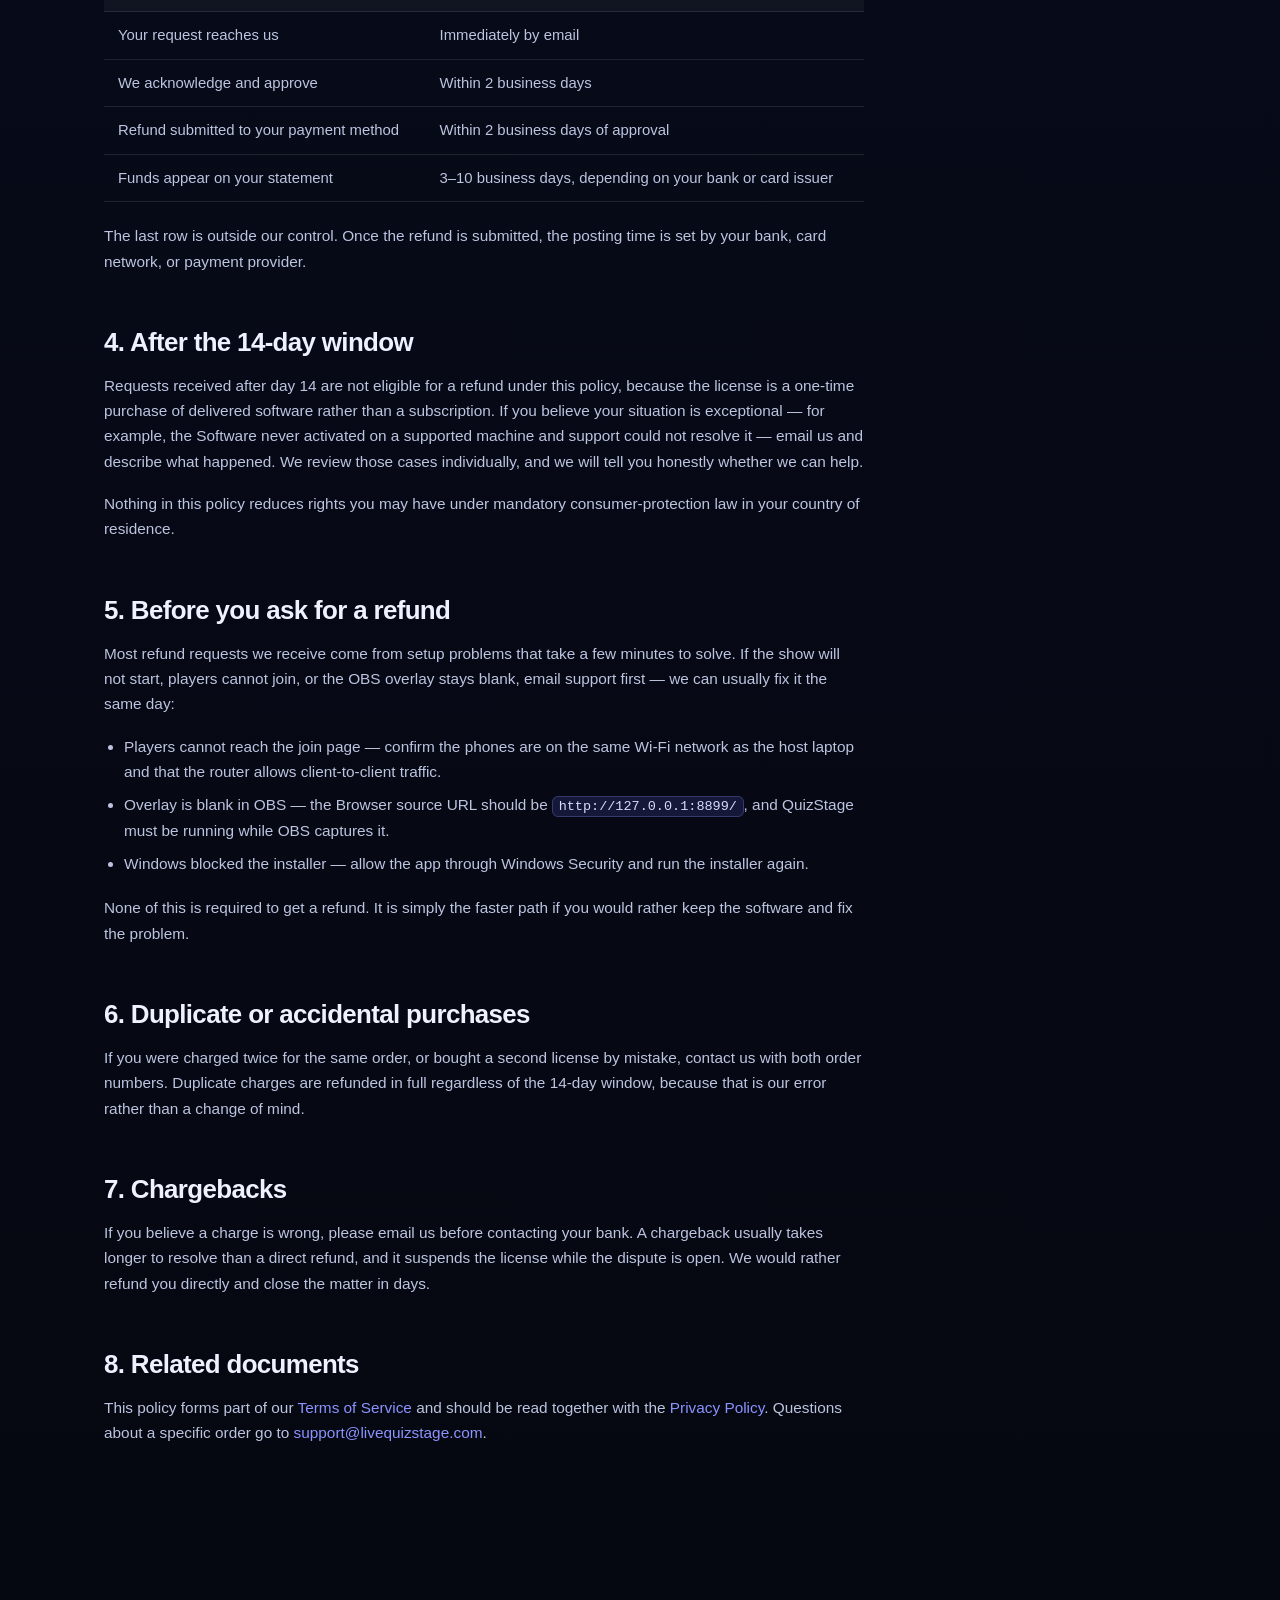
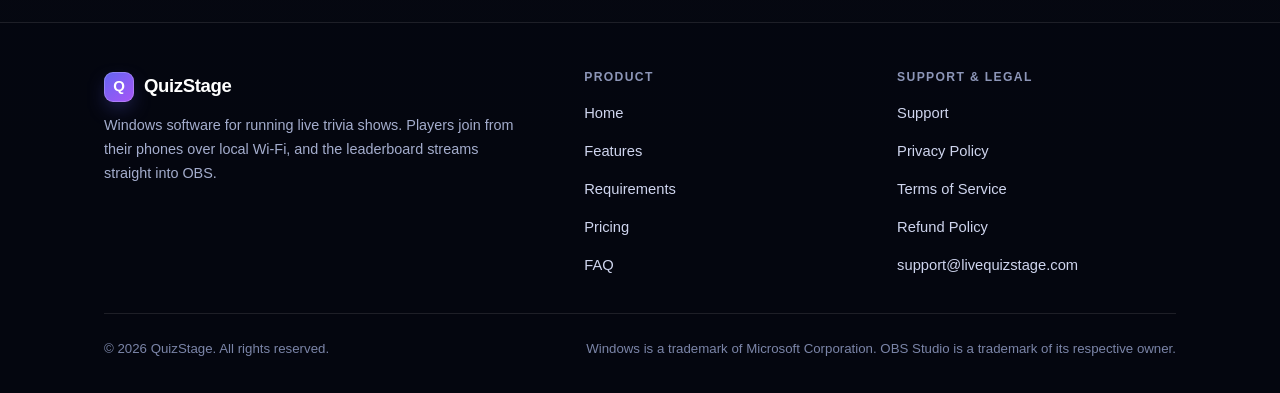
<file: refund.html>
<!DOCTYPE html>
<html lang="en-US">
<head>
<meta charset="utf-8">
<meta name="viewport" content="width=device-width, initial-scale=1">
<title>Refund Policy — QuizStage</title>
<meta name="description" content="QuizStage refund policy: request a full refund within 14 days of purchase by emailing support@livequizstage.com. Step-by-step process and timing.">
<meta name="theme-color" content="#070a18">
<link rel="canonical" href="https://livequizstage.com/refund.html">
<meta property="og:title" content="Refund Policy — QuizStage">
<meta property="og:image" content="https://livequizstage.com/og.svg">
<meta property="og:image:type" content="image/svg+xml">
<meta property="og:image:width" content="1200">
<meta property="og:image:height" content="630">
<meta property="og:site_name" content="QuizStage">
<link rel="stylesheet" href="styles.css">
<link rel="icon" href="data:image/svg+xml,%3Csvg xmlns='http://www.w3.org/2000/svg' viewBox='0 0 32 32'%3E%3Crect width='32' height='32' rx='8' fill='%236366f1'/%3E%3Ctext x='16' y='23' font-family='Arial' font-size='18' font-weight='bold' fill='white' text-anchor='middle'%3EQ%3C/text%3E%3C/svg%3E">
</head>
<body>

<header class="site-header">
  <div class="wrap header-inner">
    <a class="brand" href="index.html"><span class="brand-mark">Q</span>QuizStage</a>
    <nav class="nav" aria-label="Main">
      <a href="index.html#how">How it works</a>
      <a href="index.html#features">Features</a>
      <a href="index.html#pricing">Pricing</a>
      <a href="support.html">Support</a>
    </nav>
    <a class="btn btn-primary btn-sm" href="https://livequizstage.com/#pricing">Get QuizStage — from $15</a>
  </div>
</header>

<main>
  <div class="wrap">
    <div class="page-head">
      <h1>Refund Policy</h1>
      <p>Effective date: November 13, 2026 · 14-day refund window on every license</p>
    </div>

    <article class="prose">
      <div class="callout">
        <p><strong>14 days, no questions asked.</strong> If QuizStage is not right for your shows, email <a href="mailto:support@livequizstage.com">support@livequizstage.com</a> within 14 calendar days of your purchase date. We refund the full $39 to your original payment method. You do not have to explain why.</p>
      </div>

      <h2>1. What you are entitled to</h2>
      <p>Every QuizStage license comes with a 14-day refund window. If you request a refund inside that window, you receive 100% of the amount you paid. There is no restocking fee, no deduction for the time you used the Software, and no requirement to give a reason.</p>

      <h2>2. The exact process</h2>
      <p>Four steps, all handled by email. You do not need to fill in a form or open a ticket in a portal.</p>

      <h3>Step 1 — Email us within 14 days</h3>
      <p>Send a message to <a href="mailto:support@livequizstage.com">support@livequizstage.com</a> from the email address you used at checkout, and put "Refund request" in the subject line. Day 1 is the calendar day of your purchase; the window closes at the end of day 14 in your local time zone.</p>
      <p>Include these details so we can find your order on the first pass:</p>
      <ul>
        <li>Your order number (from the purchase confirmation email), or</li>
        <li>The full email address used at checkout, and</li>
        <li>The approximate purchase date.</li>
      </ul>
      <p>A one-line message such as "Order #1042 — please refund" is enough. A reason is welcome but optional.</p>

      <h3>Step 2 — We acknowledge within 2 business days</h3>
      <p>We reply to confirm that we have located the order and that it falls inside the 14-day window. If the request arrived after day 14, we tell you that in the same reply and explain what options remain under applicable consumer law.</p>

      <h3>Step 3 — The refund is issued</h3>
      <p>We submit the refund to the original payment method within 2 business days of acknowledging your request. The full purchase amount is refunded; we do not withhold transaction fees. You receive a confirmation email when the refund has been submitted.</p>

      <h3>Step 4 — Your license is deactivated</h3>
      <p>When a refund is processed, the license key associated with that order stops being valid. Uninstall the Software from your machine at that point. The refunded license cannot be reactivated; if you want to use QuizStage again later, you can buy a new license at the current price.</p>

      <h2>3. How long the money takes</h2>
      <table>
        <thead>
          <tr><th>Stage</th><th>Typical timing</th></tr>
        </thead>
        <tbody>
          <tr><td>Your request reaches us</td><td>Immediately by email</td></tr>
          <tr><td>We acknowledge and approve</td><td>Within 2 business days</td></tr>
          <tr><td>Refund submitted to your payment method</td><td>Within 2 business days of approval</td></tr>
          <tr><td>Funds appear on your statement</td><td>3–10 business days, depending on your bank or card issuer</td></tr>
        </tbody>
      </table>
      <p>The last row is outside our control. Once the refund is submitted, the posting time is set by your bank, card network, or payment provider.</p>

      <h2>4. After the 14-day window</h2>
      <p>Requests received after day 14 are not eligible for a refund under this policy, because the license is a one-time purchase of delivered software rather than a subscription. If you believe your situation is exceptional — for example, the Software never activated on a supported machine and support could not resolve it — email us and describe what happened. We review those cases individually, and we will tell you honestly whether we can help.</p>
      <p>Nothing in this policy reduces rights you may have under mandatory consumer-protection law in your country of residence.</p>

      <h2>5. Before you ask for a refund</h2>
      <p>Most refund requests we receive come from setup problems that take a few minutes to solve. If the show will not start, players cannot join, or the OBS overlay stays blank, email support first — we can usually fix it the same day:</p>
      <ul>
        <li>Players cannot reach the join page — confirm the phones are on the same Wi-Fi network as the host laptop and that the router allows client-to-client traffic.</li>
        <li>Overlay is blank in OBS — the Browser source URL should be <code>http://127.0.0.1:8899/</code>, and QuizStage must be running while OBS captures it.</li>
        <li>Windows blocked the installer — allow the app through Windows Security and run the installer again.</li>
      </ul>
      <p>None of this is required to get a refund. It is simply the faster path if you would rather keep the software and fix the problem.</p>

      <h2>6. Duplicate or accidental purchases</h2>
      <p>If you were charged twice for the same order, or bought a second license by mistake, contact us with both order numbers. Duplicate charges are refunded in full regardless of the 14-day window, because that is our error rather than a change of mind.</p>

      <h2>7. Chargebacks</h2>
      <p>If you believe a charge is wrong, please email us before contacting your bank. A chargeback usually takes longer to resolve than a direct refund, and it suspends the license while the dispute is open. We would rather refund you directly and close the matter in days.</p>

      <h2>8. Related documents</h2>
      <p>This policy forms part of our <a href="terms.html">Terms of Service</a> and should be read together with the <a href="privacy.html">Privacy Policy</a>. Questions about a specific order go to <a href="mailto:support@livequizstage.com">support@livequizstage.com</a>.</p>
    </article>
  </div>
</main>

<footer class="site-footer">
  <div class="wrap">
    <div class="footer-grid">
      <div class="footer-brand">
        <a class="brand" href="index.html"><span class="brand-mark">Q</span>QuizStage</a>
        <p>Windows software for running live trivia shows. Players join from their phones over local Wi-Fi, and the leaderboard streams straight into OBS.</p>
      </div>
      <div class="footer-col">
        <h4>Product</h4>
        <ul>
          <li><a href="index.html">Home</a></li>
          <li><a href="index.html#features">Features</a></li>
          <li><a href="index.html#requirements">Requirements</a></li>
          <li><a href="index.html#pricing">Pricing</a></li>
          <li><a href="index.html#faq">FAQ</a></li>
        </ul>
      </div>
      <div class="footer-col">
        <h4>Support &amp; legal</h4>
        <ul>
          <li><a href="support.html">Support</a></li>
          <li><a href="privacy.html">Privacy Policy</a></li>
          <li><a href="terms.html">Terms of Service</a></li>
          <li><a href="refund.html">Refund Policy</a></li>
          <li><a href="mailto:support@livequizstage.com">support@livequizstage.com</a></li>
        </ul>
      </div>
    </div>
    <div class="footer-bottom">
      <span>&copy; 2026 QuizStage. All rights reserved.</span>
      <span>Windows is a trademark of Microsoft Corporation. OBS Studio is a trademark of its respective owner.</span>
    </div>
  </div>
</footer>

</body>
</html>
</file>
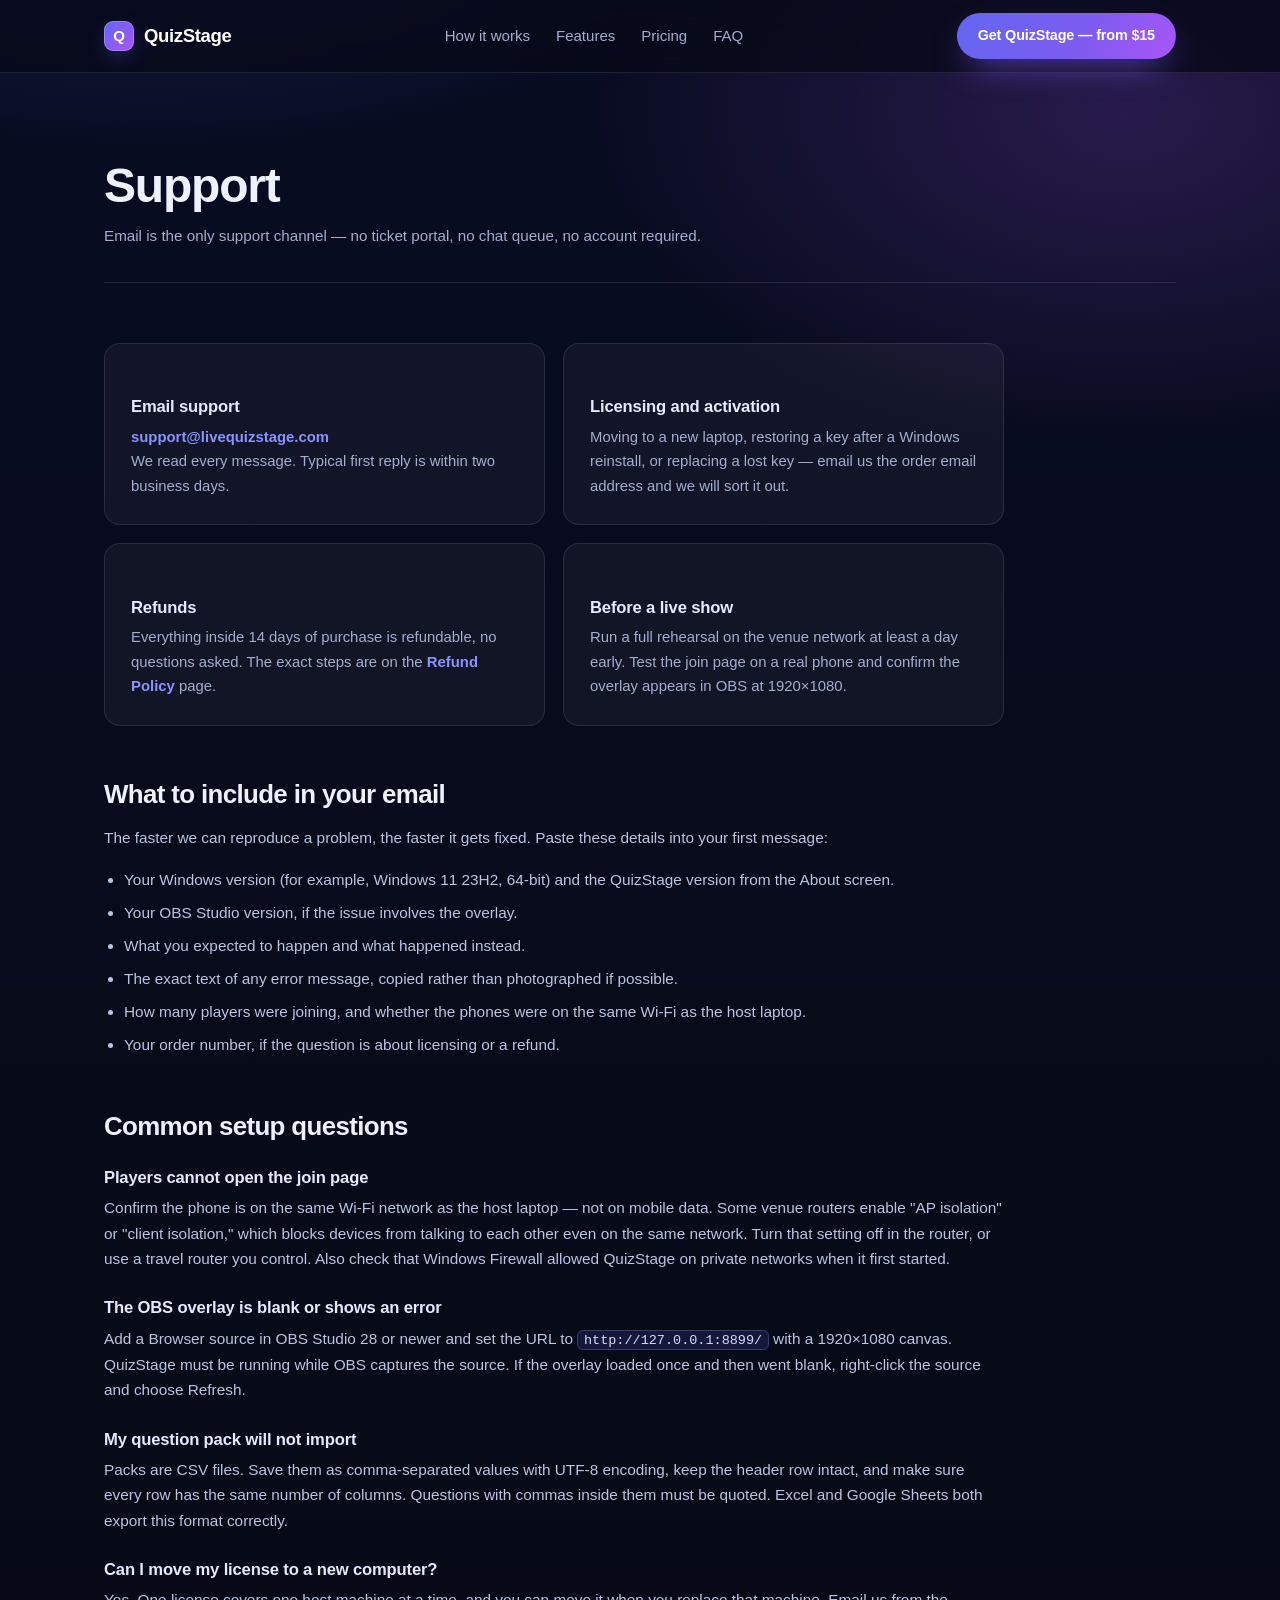
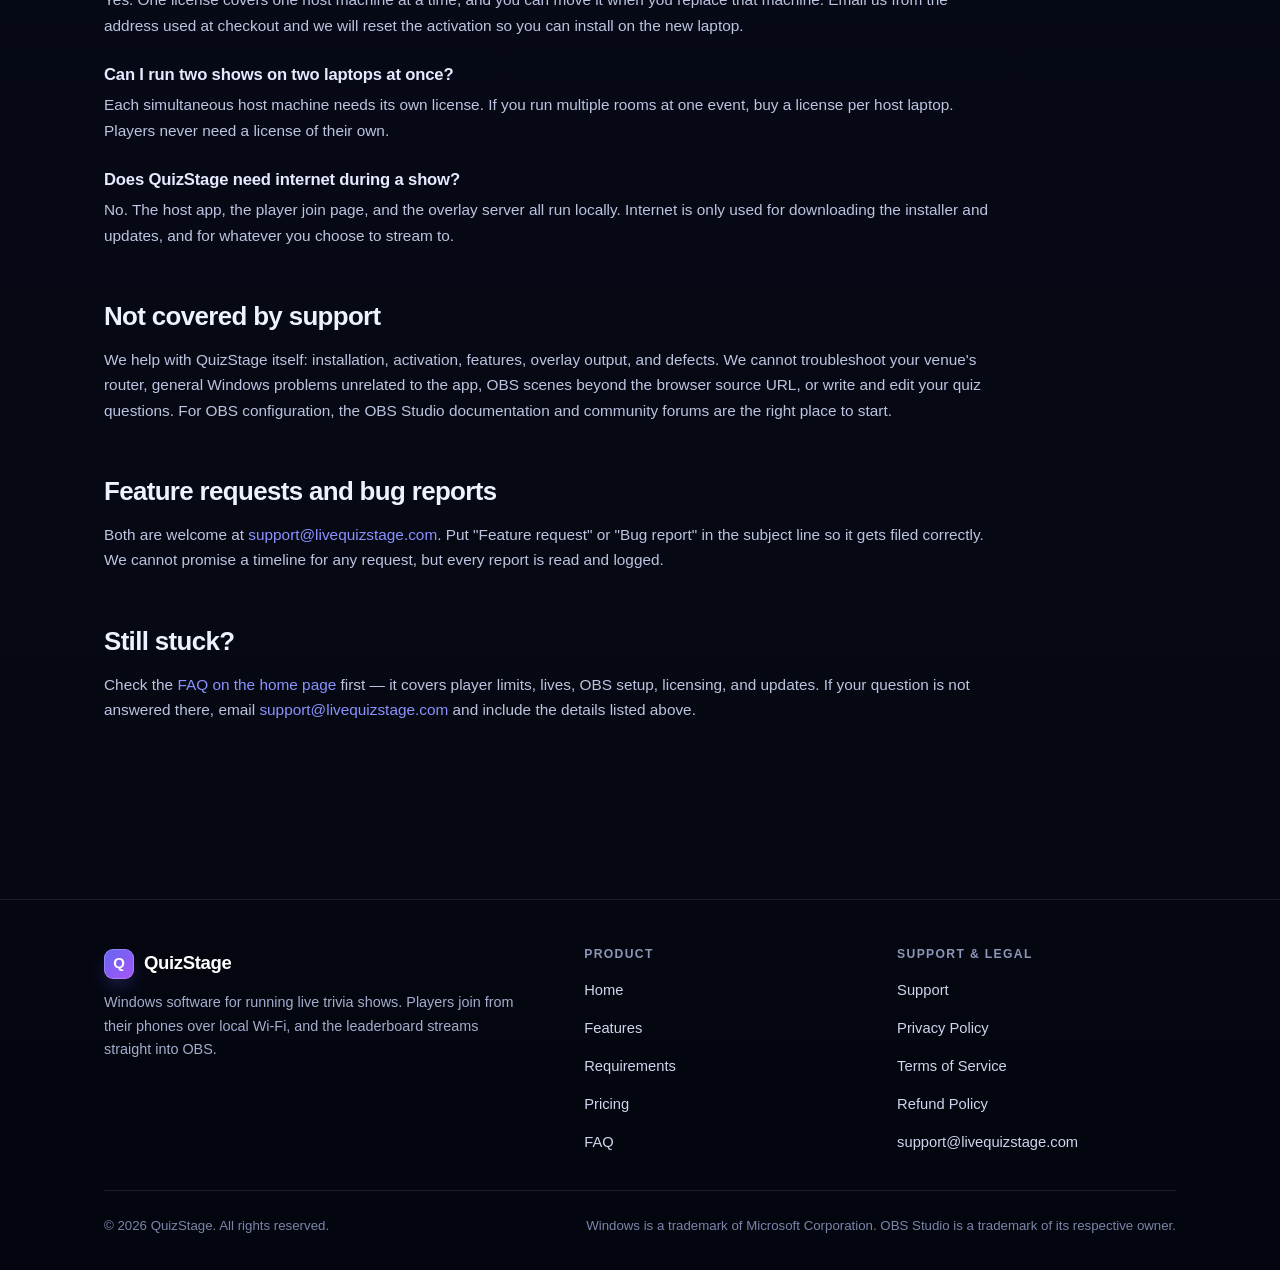
<file: support.html>
<!DOCTYPE html>
<html lang="en-US">
<head>
<meta charset="utf-8">
<meta name="viewport" content="width=device-width, initial-scale=1">
<title>Support — QuizStage</title>
<meta name="description" content="QuizStage support: email support@livequizstage.com for installation, licensing, overlay, and question pack help. Setup guides and response times.">
<meta name="theme-color" content="#070a18">
<link rel="canonical" href="https://livequizstage.com/support.html">
<meta property="og:title" content="Support — QuizStage">
<meta property="og:image" content="https://livequizstage.com/og.svg">
<meta property="og:image:type" content="image/svg+xml">
<meta property="og:image:width" content="1200">
<meta property="og:image:height" content="630">
<meta property="og:site_name" content="QuizStage">
<link rel="stylesheet" href="styles.css">
<link rel="icon" href="data:image/svg+xml,%3Csvg xmlns='http://www.w3.org/2000/svg' viewBox='0 0 32 32'%3E%3Crect width='32' height='32' rx='8' fill='%236366f1'/%3E%3Ctext x='16' y='23' font-family='Arial' font-size='18' font-weight='bold' fill='white' text-anchor='middle'%3EQ%3C/text%3E%3C/svg%3E">
</head>
<body>

<header class="site-header">
  <div class="wrap header-inner">
    <a class="brand" href="index.html"><span class="brand-mark">Q</span>QuizStage</a>
    <nav class="nav" aria-label="Main">
      <a href="index.html#how">How it works</a>
      <a href="index.html#features">Features</a>
      <a href="index.html#pricing">Pricing</a>
      <a href="index.html#faq">FAQ</a>
    </nav>
    <a class="btn btn-primary btn-sm" href="https://livequizstage.com/#pricing">Get QuizStage — from $15</a>
  </div>
</header>

<main>
  <div class="wrap">
    <div class="page-head">
      <h1>Support</h1>
      <p>Email is the only support channel — no ticket portal, no chat queue, no account required.</p>
    </div>

    <article class="prose" style="max-width:900px">
      <div class="support-grid">
        <div class="support-card">
          <h3>Email support</h3>
          <p><a href="mailto:support@livequizstage.com">support@livequizstage.com</a><br>We read every message. Typical first reply is within two business days.</p>
        </div>
        <div class="support-card">
          <h3>Licensing and activation</h3>
          <p>Moving to a new laptop, restoring a key after a Windows reinstall, or replacing a lost key — email us the order email address and we will sort it out.</p>
        </div>
        <div class="support-card">
          <h3>Refunds</h3>
          <p>Everything inside 14 days of purchase is refundable, no questions asked. The exact steps are on the <a href="refund.html">Refund Policy</a> page.</p>
        </div>
        <div class="support-card">
          <h3>Before a live show</h3>
          <p>Run a full rehearsal on the venue network at least a day early. Test the join page on a real phone and confirm the overlay appears in OBS at 1920×1080.</p>
        </div>
      </div>

      <h2>What to include in your email</h2>
      <p>The faster we can reproduce a problem, the faster it gets fixed. Paste these details into your first message:</p>
      <ul>
        <li>Your Windows version (for example, Windows 11 23H2, 64-bit) and the QuizStage version from the About screen.</li>
        <li>Your OBS Studio version, if the issue involves the overlay.</li>
        <li>What you expected to happen and what happened instead.</li>
        <li>The exact text of any error message, copied rather than photographed if possible.</li>
        <li>How many players were joining, and whether the phones were on the same Wi-Fi as the host laptop.</li>
        <li>Your order number, if the question is about licensing or a refund.</li>
      </ul>

      <h2>Common setup questions</h2>

      <h3>Players cannot open the join page</h3>
      <p>Confirm the phone is on the same Wi-Fi network as the host laptop — not on mobile data. Some venue routers enable "AP isolation" or "client isolation," which blocks devices from talking to each other even on the same network. Turn that setting off in the router, or use a travel router you control. Also check that Windows Firewall allowed QuizStage on private networks when it first started.</p>

      <h3>The OBS overlay is blank or shows an error</h3>
      <p>Add a Browser source in OBS Studio 28 or newer and set the URL to <code>http://127.0.0.1:8899/</code> with a 1920×1080 canvas. QuizStage must be running while OBS captures the source. If the overlay loaded once and then went blank, right-click the source and choose Refresh.</p>

      <h3>My question pack will not import</h3>
      <p>Packs are CSV files. Save them as comma-separated values with UTF-8 encoding, keep the header row intact, and make sure every row has the same number of columns. Questions with commas inside them must be quoted. Excel and Google Sheets both export this format correctly.</p>

      <h3>Can I move my license to a new computer?</h3>
      <p>Yes. One license covers one host machine at a time, and you can move it when you replace that machine. Email us from the address used at checkout and we will reset the activation so you can install on the new laptop.</p>

      <h3>Can I run two shows on two laptops at once?</h3>
      <p>Each simultaneous host machine needs its own license. If you run multiple rooms at one event, buy a license per host laptop. Players never need a license of their own.</p>

      <h3>Does QuizStage need internet during a show?</h3>
      <p>No. The host app, the player join page, and the overlay server all run locally. Internet is only used for downloading the installer and updates, and for whatever you choose to stream to.</p>

      <h2>Not covered by support</h2>
      <p>We help with QuizStage itself: installation, activation, features, overlay output, and defects. We cannot troubleshoot your venue's router, general Windows problems unrelated to the app, OBS scenes beyond the browser source URL, or write and edit your quiz questions. For OBS configuration, the OBS Studio documentation and community forums are the right place to start.</p>

      <h2>Feature requests and bug reports</h2>
      <p>Both are welcome at <a href="mailto:support@livequizstage.com">support@livequizstage.com</a>. Put "Feature request" or "Bug report" in the subject line so it gets filed correctly. We cannot promise a timeline for any request, but every report is read and logged.</p>

      <h2>Still stuck?</h2>
      <p>Check the <a href="index.html#faq">FAQ on the home page</a> first — it covers player limits, lives, OBS setup, licensing, and updates. If your question is not answered there, email <a href="mailto:support@livequizstage.com">support@livequizstage.com</a> and include the details listed above.</p>
    </article>
  </div>
</main>

<footer class="site-footer">
  <div class="wrap">
    <div class="footer-grid">
      <div class="footer-brand">
        <a class="brand" href="index.html"><span class="brand-mark">Q</span>QuizStage</a>
        <p>Windows software for running live trivia shows. Players join from their phones over local Wi-Fi, and the leaderboard streams straight into OBS.</p>
      </div>
      <div class="footer-col">
        <h4>Product</h4>
        <ul>
          <li><a href="index.html">Home</a></li>
          <li><a href="index.html#features">Features</a></li>
          <li><a href="index.html#requirements">Requirements</a></li>
          <li><a href="index.html#pricing">Pricing</a></li>
          <li><a href="index.html#faq">FAQ</a></li>
        </ul>
      </div>
      <div class="footer-col">
        <h4>Support &amp; legal</h4>
        <ul>
          <li><a href="support.html">Support</a></li>
          <li><a href="privacy.html">Privacy Policy</a></li>
          <li><a href="terms.html">Terms of Service</a></li>
          <li><a href="refund.html">Refund Policy</a></li>
          <li><a href="mailto:support@livequizstage.com">support@livequizstage.com</a></li>
        </ul>
      </div>
    </div>
    <div class="footer-bottom">
      <span>&copy; 2026 QuizStage. All rights reserved.</span>
      <span>Windows is a trademark of Microsoft Corporation. OBS Studio is a trademark of its respective owner.</span>
    </div>
  </div>
</footer>

</body>
</html>
</file>
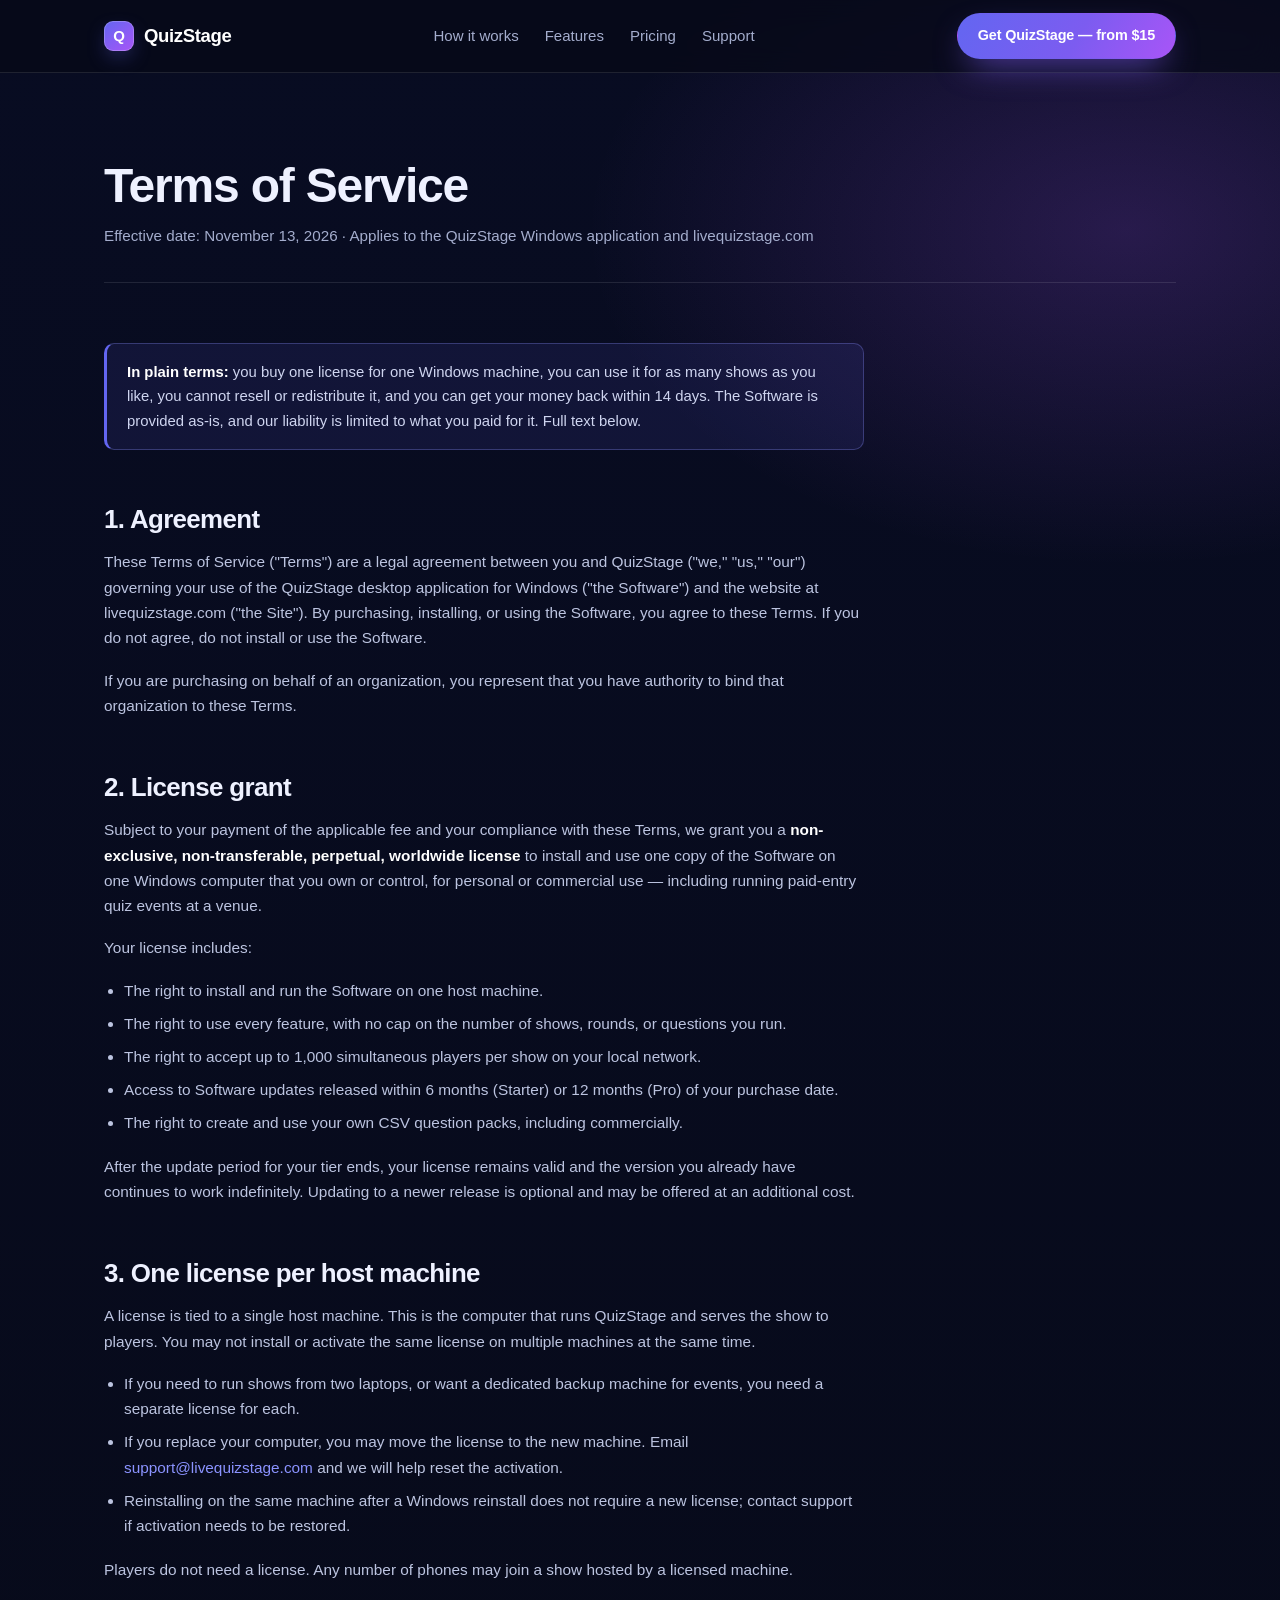
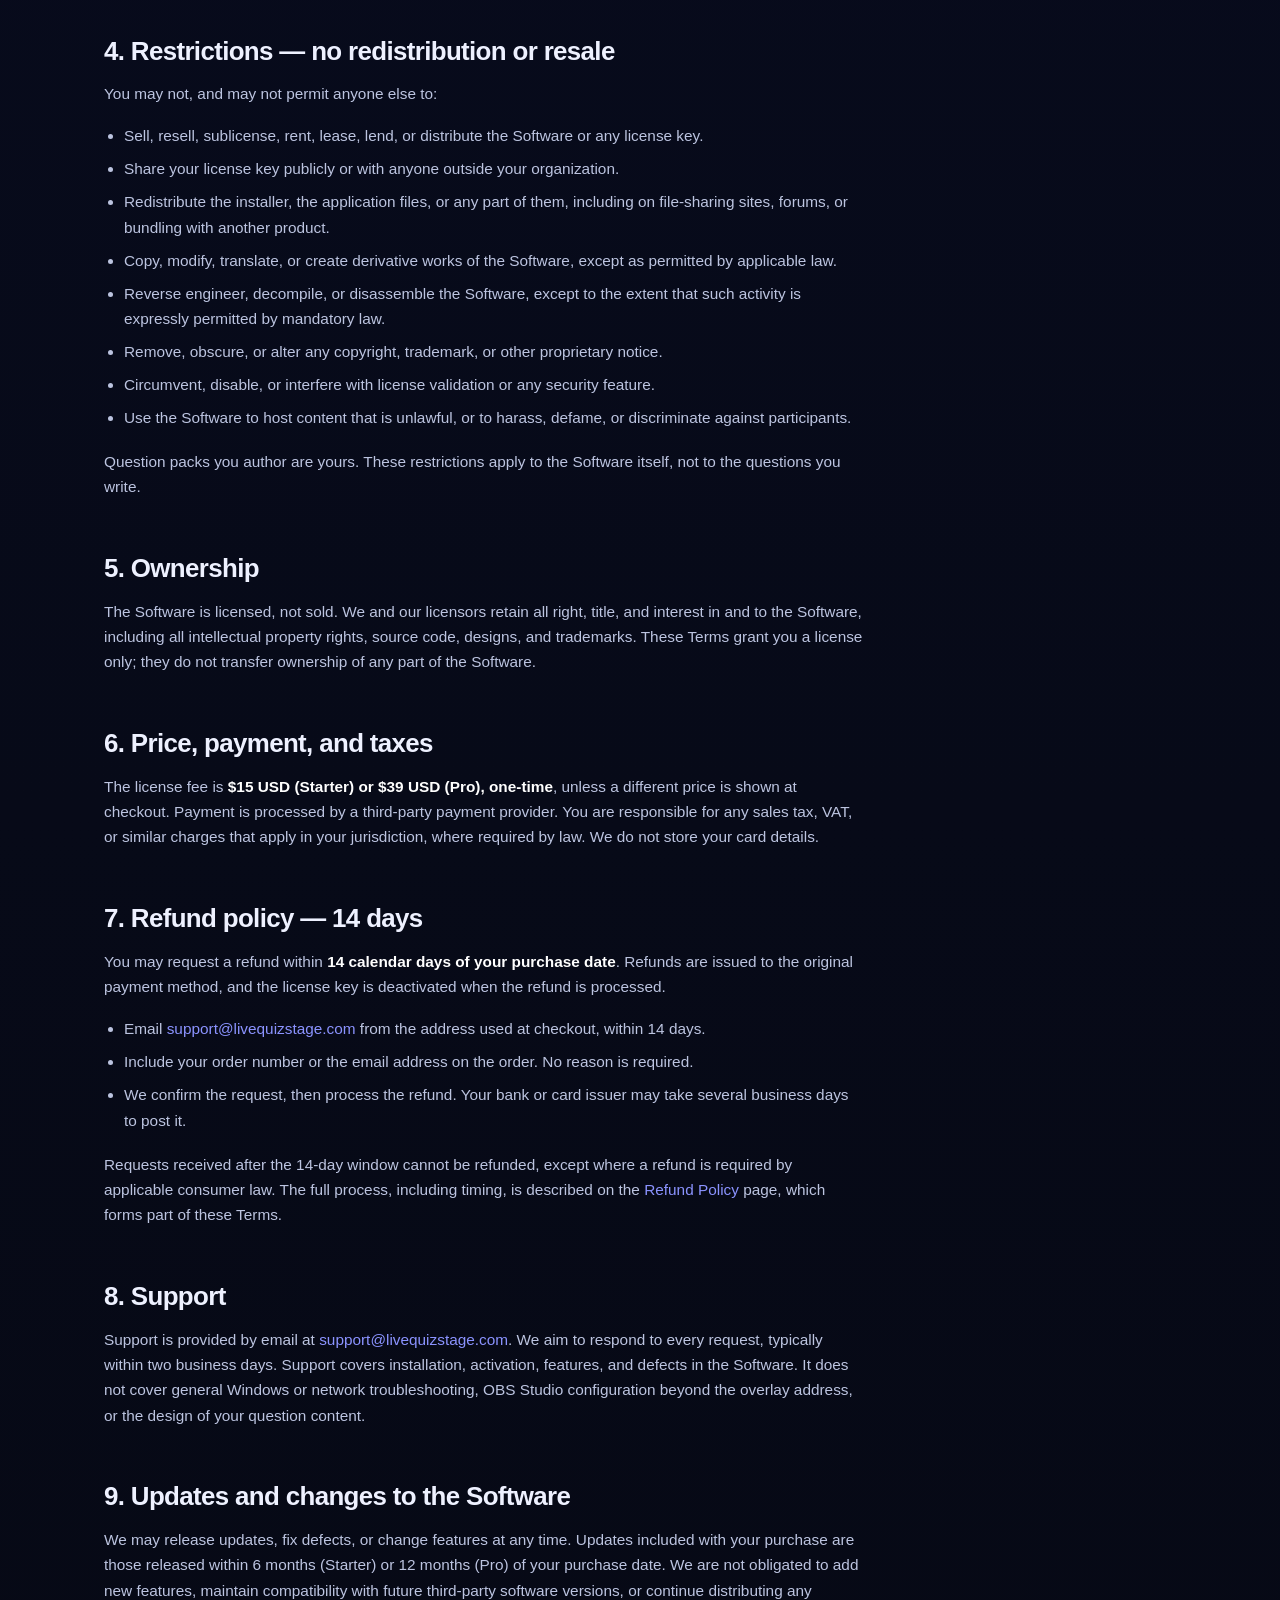
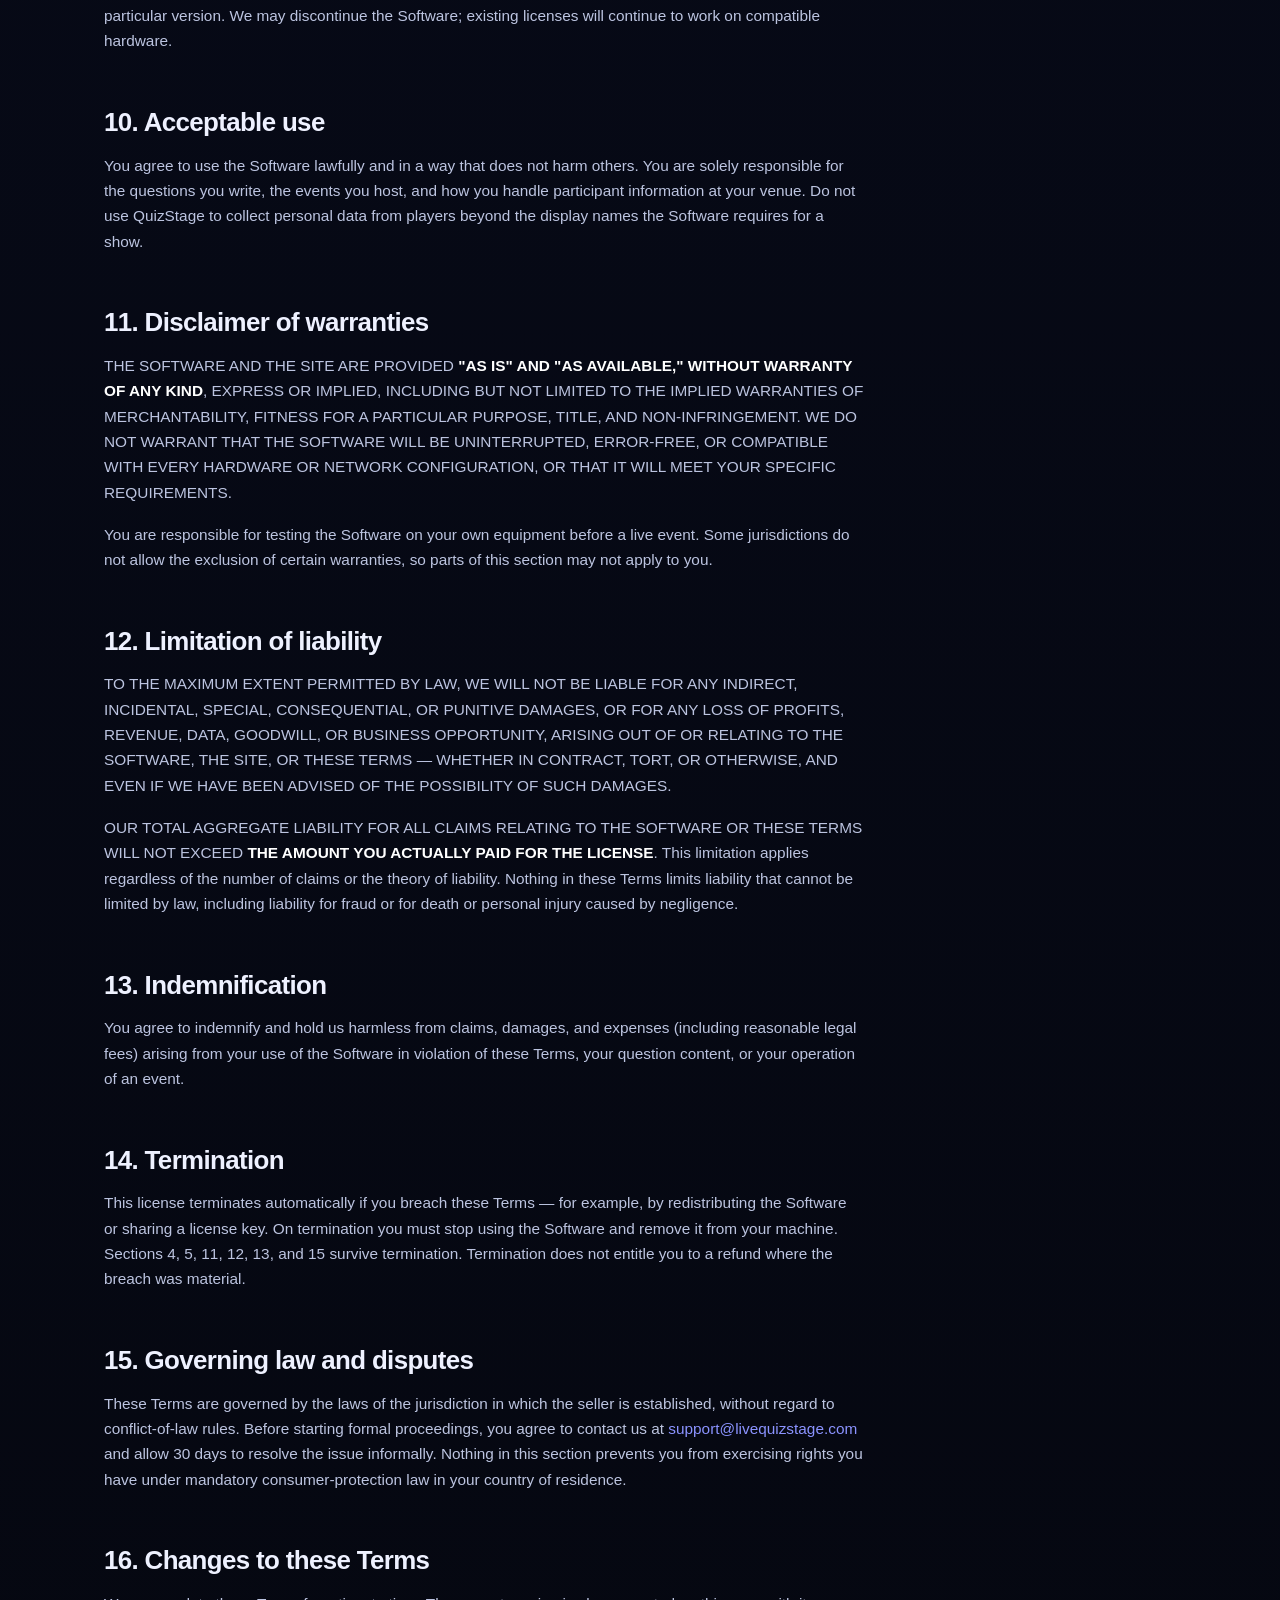
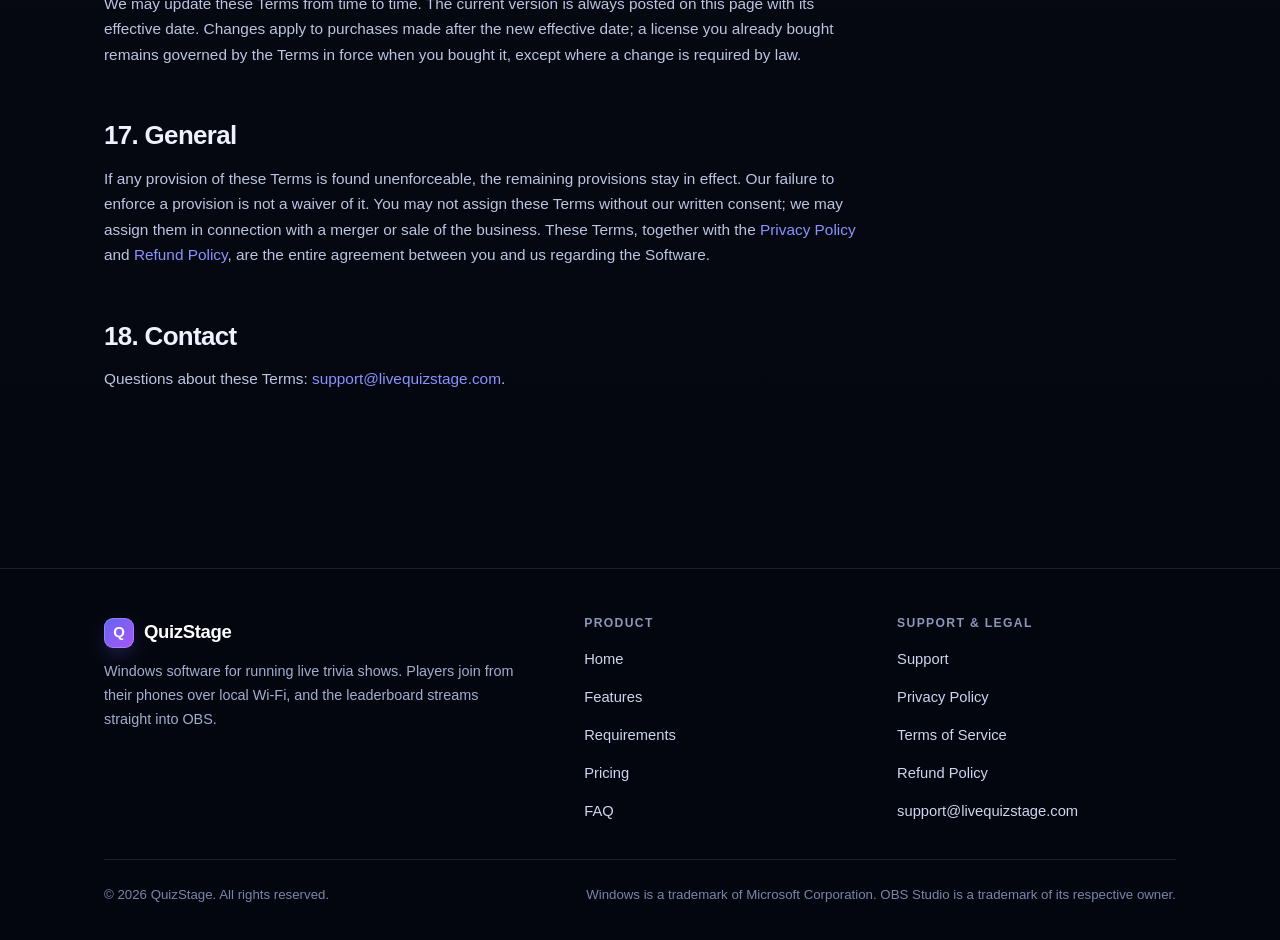
<file: terms.html>
<!DOCTYPE html>
<html lang="en-US">
<head>
<meta charset="utf-8">
<meta name="viewport" content="width=device-width, initial-scale=1">
<title>Terms of Service — QuizStage</title>
<meta name="description" content="QuizStage terms of service: license grant, one license per host machine, no redistribution or resale, 14-day refund policy, and limitation of liability.">
<meta name="theme-color" content="#070a18">
<link rel="canonical" href="https://livequizstage.com/terms.html">
<meta property="og:title" content="Terms of Service — QuizStage">
<meta property="og:image" content="https://livequizstage.com/og.svg">
<meta property="og:image:type" content="image/svg+xml">
<meta property="og:image:width" content="1200">
<meta property="og:image:height" content="630">
<meta property="og:site_name" content="QuizStage">
<link rel="stylesheet" href="styles.css">
<link rel="icon" href="data:image/svg+xml,%3Csvg xmlns='http://www.w3.org/2000/svg' viewBox='0 0 32 32'%3E%3Crect width='32' height='32' rx='8' fill='%236366f1'/%3E%3Ctext x='16' y='23' font-family='Arial' font-size='18' font-weight='bold' fill='white' text-anchor='middle'%3EQ%3C/text%3E%3C/svg%3E">
</head>
<body>

<header class="site-header">
  <div class="wrap header-inner">
    <a class="brand" href="index.html"><span class="brand-mark">Q</span>QuizStage</a>
    <nav class="nav" aria-label="Main">
      <a href="index.html#how">How it works</a>
      <a href="index.html#features">Features</a>
      <a href="index.html#pricing">Pricing</a>
      <a href="support.html">Support</a>
    </nav>
    <a class="btn btn-primary btn-sm" href="https://livequizstage.com/#pricing">Get QuizStage — from $15</a>
  </div>
</header>

<main>
  <div class="wrap">
    <div class="page-head">
      <h1>Terms of Service</h1>
      <p>Effective date: November 13, 2026 · Applies to the QuizStage Windows application and livequizstage.com</p>
    </div>

    <article class="prose">
      <div class="callout">
        <p><strong>In plain terms:</strong> you buy one license for one Windows machine, you can use it for as many shows as you like, you cannot resell or redistribute it, and you can get your money back within 14 days. The Software is provided as-is, and our liability is limited to what you paid for it. Full text below.</p>
      </div>

      <h2>1. Agreement</h2>
      <p>These Terms of Service ("Terms") are a legal agreement between you and QuizStage ("we," "us," "our") governing your use of the QuizStage desktop application for Windows ("the Software") and the website at livequizstage.com ("the Site"). By purchasing, installing, or using the Software, you agree to these Terms. If you do not agree, do not install or use the Software.</p>
      <p>If you are purchasing on behalf of an organization, you represent that you have authority to bind that organization to these Terms.</p>

      <h2>2. License grant</h2>
      <p>Subject to your payment of the applicable fee and your compliance with these Terms, we grant you a <strong>non-exclusive, non-transferable, perpetual, worldwide license</strong> to install and use one copy of the Software on one Windows computer that you own or control, for personal or commercial use — including running paid-entry quiz events at a venue.</p>
      <p>Your license includes:</p>
      <ul>
        <li>The right to install and run the Software on one host machine.</li>
        <li>The right to use every feature, with no cap on the number of shows, rounds, or questions you run.</li>
        <li>The right to accept up to 1,000 simultaneous players per show on your local network.</li>
        <li>Access to Software updates released within 6 months (Starter) or 12 months (Pro) of your purchase date.</li>
        <li>The right to create and use your own CSV question packs, including commercially.</li>
      </ul>
      <p>After the update period for your tier ends, your license remains valid and the version you already have continues to work indefinitely. Updating to a newer release is optional and may be offered at an additional cost.</p>

      <h2>3. One license per host machine</h2>
      <p>A license is tied to a single host machine. This is the computer that runs QuizStage and serves the show to players. You may not install or activate the same license on multiple machines at the same time.</p>
      <ul>
        <li>If you need to run shows from two laptops, or want a dedicated backup machine for events, you need a separate license for each.</li>
        <li>If you replace your computer, you may move the license to the new machine. Email <a href="mailto:support@livequizstage.com">support@livequizstage.com</a> and we will help reset the activation.</li>
        <li>Reinstalling on the same machine after a Windows reinstall does not require a new license; contact support if activation needs to be restored.</li>
      </ul>
      <p>Players do not need a license. Any number of phones may join a show hosted by a licensed machine.</p>

      <h2>4. Restrictions — no redistribution or resale</h2>
      <p>You may not, and may not permit anyone else to:</p>
      <ul>
        <li>Sell, resell, sublicense, rent, lease, lend, or distribute the Software or any license key.</li>
        <li>Share your license key publicly or with anyone outside your organization.</li>
        <li>Redistribute the installer, the application files, or any part of them, including on file-sharing sites, forums, or bundling with another product.</li>
        <li>Copy, modify, translate, or create derivative works of the Software, except as permitted by applicable law.</li>
        <li>Reverse engineer, decompile, or disassemble the Software, except to the extent that such activity is expressly permitted by mandatory law.</li>
        <li>Remove, obscure, or alter any copyright, trademark, or other proprietary notice.</li>
        <li>Circumvent, disable, or interfere with license validation or any security feature.</li>
        <li>Use the Software to host content that is unlawful, or to harass, defame, or discriminate against participants.</li>
      </ul>
      <p>Question packs you author are yours. These restrictions apply to the Software itself, not to the questions you write.</p>

      <h2>5. Ownership</h2>
      <p>The Software is licensed, not sold. We and our licensors retain all right, title, and interest in and to the Software, including all intellectual property rights, source code, designs, and trademarks. These Terms grant you a license only; they do not transfer ownership of any part of the Software.</p>

      <h2>6. Price, payment, and taxes</h2>
      <p>The license fee is <strong>$15 USD (Starter) or $39 USD (Pro), one-time</strong>, unless a different price is shown at checkout. Payment is processed by a third-party payment provider. You are responsible for any sales tax, VAT, or similar charges that apply in your jurisdiction, where required by law. We do not store your card details.</p>

      <h2>7. Refund policy — 14 days</h2>
      <p>You may request a refund within <strong>14 calendar days of your purchase date</strong>. Refunds are issued to the original payment method, and the license key is deactivated when the refund is processed.</p>
      <ul>
        <li>Email <a href="mailto:support@livequizstage.com">support@livequizstage.com</a> from the address used at checkout, within 14 days.</li>
        <li>Include your order number or the email address on the order. No reason is required.</li>
        <li>We confirm the request, then process the refund. Your bank or card issuer may take several business days to post it.</li>
      </ul>
      <p>Requests received after the 14-day window cannot be refunded, except where a refund is required by applicable consumer law. The full process, including timing, is described on the <a href="refund.html">Refund Policy</a> page, which forms part of these Terms.</p>

      <h2>8. Support</h2>
      <p>Support is provided by email at <a href="mailto:support@livequizstage.com">support@livequizstage.com</a>. We aim to respond to every request, typically within two business days. Support covers installation, activation, features, and defects in the Software. It does not cover general Windows or network troubleshooting, OBS Studio configuration beyond the overlay address, or the design of your question content.</p>

      <h2>9. Updates and changes to the Software</h2>
      <p>We may release updates, fix defects, or change features at any time. Updates included with your purchase are those released within 6 months (Starter) or 12 months (Pro) of your purchase date. We are not obligated to add new features, maintain compatibility with future third-party software versions, or continue distributing any particular version. We may discontinue the Software; existing licenses will continue to work on compatible hardware.</p>

      <h2>10. Acceptable use</h2>
      <p>You agree to use the Software lawfully and in a way that does not harm others. You are solely responsible for the questions you write, the events you host, and how you handle participant information at your venue. Do not use QuizStage to collect personal data from players beyond the display names the Software requires for a show.</p>

      <h2>11. Disclaimer of warranties</h2>
      <p>THE SOFTWARE AND THE SITE ARE PROVIDED <strong>"AS IS" AND "AS AVAILABLE," WITHOUT WARRANTY OF ANY KIND</strong>, EXPRESS OR IMPLIED, INCLUDING BUT NOT LIMITED TO THE IMPLIED WARRANTIES OF MERCHANTABILITY, FITNESS FOR A PARTICULAR PURPOSE, TITLE, AND NON-INFRINGEMENT. WE DO NOT WARRANT THAT THE SOFTWARE WILL BE UNINTERRUPTED, ERROR-FREE, OR COMPATIBLE WITH EVERY HARDWARE OR NETWORK CONFIGURATION, OR THAT IT WILL MEET YOUR SPECIFIC REQUIREMENTS.</p>
      <p>You are responsible for testing the Software on your own equipment before a live event. Some jurisdictions do not allow the exclusion of certain warranties, so parts of this section may not apply to you.</p>

      <h2>12. Limitation of liability</h2>
      <p>TO THE MAXIMUM EXTENT PERMITTED BY LAW, WE WILL NOT BE LIABLE FOR ANY INDIRECT, INCIDENTAL, SPECIAL, CONSEQUENTIAL, OR PUNITIVE DAMAGES, OR FOR ANY LOSS OF PROFITS, REVENUE, DATA, GOODWILL, OR BUSINESS OPPORTUNITY, ARISING OUT OF OR RELATING TO THE SOFTWARE, THE SITE, OR THESE TERMS — WHETHER IN CONTRACT, TORT, OR OTHERWISE, AND EVEN IF WE HAVE BEEN ADVISED OF THE POSSIBILITY OF SUCH DAMAGES.</p>
      <p>OUR TOTAL AGGREGATE LIABILITY FOR ALL CLAIMS RELATING TO THE SOFTWARE OR THESE TERMS WILL NOT EXCEED <strong>THE AMOUNT YOU ACTUALLY PAID FOR THE LICENSE</strong>. This limitation applies regardless of the number of claims or the theory of liability. Nothing in these Terms limits liability that cannot be limited by law, including liability for fraud or for death or personal injury caused by negligence.</p>

      <h2>13. Indemnification</h2>
      <p>You agree to indemnify and hold us harmless from claims, damages, and expenses (including reasonable legal fees) arising from your use of the Software in violation of these Terms, your question content, or your operation of an event.</p>

      <h2>14. Termination</h2>
      <p>This license terminates automatically if you breach these Terms — for example, by redistributing the Software or sharing a license key. On termination you must stop using the Software and remove it from your machine. Sections 4, 5, 11, 12, 13, and 15 survive termination. Termination does not entitle you to a refund where the breach was material.</p>

      <h2>15. Governing law and disputes</h2>
      <p>These Terms are governed by the laws of the jurisdiction in which the seller is established, without regard to conflict-of-law rules. Before starting formal proceedings, you agree to contact us at <a href="mailto:support@livequizstage.com">support@livequizstage.com</a> and allow 30 days to resolve the issue informally. Nothing in this section prevents you from exercising rights you have under mandatory consumer-protection law in your country of residence.</p>

      <h2>16. Changes to these Terms</h2>
      <p>We may update these Terms from time to time. The current version is always posted on this page with its effective date. Changes apply to purchases made after the new effective date; a license you already bought remains governed by the Terms in force when you bought it, except where a change is required by law.</p>

      <h2>17. General</h2>
      <p>If any provision of these Terms is found unenforceable, the remaining provisions stay in effect. Our failure to enforce a provision is not a waiver of it. You may not assign these Terms without our written consent; we may assign them in connection with a merger or sale of the business. These Terms, together with the <a href="privacy.html">Privacy Policy</a> and <a href="refund.html">Refund Policy</a>, are the entire agreement between you and us regarding the Software.</p>

      <h2>18. Contact</h2>
      <p>Questions about these Terms: <a href="mailto:support@livequizstage.com">support@livequizstage.com</a>.</p>
    </article>
  </div>
</main>

<footer class="site-footer">
  <div class="wrap">
    <div class="footer-grid">
      <div class="footer-brand">
        <a class="brand" href="index.html"><span class="brand-mark">Q</span>QuizStage</a>
        <p>Windows software for running live trivia shows. Players join from their phones over local Wi-Fi, and the leaderboard streams straight into OBS.</p>
      </div>
      <div class="footer-col">
        <h4>Product</h4>
        <ul>
          <li><a href="index.html">Home</a></li>
          <li><a href="index.html#features">Features</a></li>
          <li><a href="index.html#requirements">Requirements</a></li>
          <li><a href="index.html#pricing">Pricing</a></li>
          <li><a href="index.html#faq">FAQ</a></li>
        </ul>
      </div>
      <div class="footer-col">
        <h4>Support &amp; legal</h4>
        <ul>
          <li><a href="support.html">Support</a></li>
          <li><a href="privacy.html">Privacy Policy</a></li>
          <li><a href="terms.html">Terms of Service</a></li>
          <li><a href="refund.html">Refund Policy</a></li>
          <li><a href="mailto:support@livequizstage.com">support@livequizstage.com</a></li>
        </ul>
      </div>
    </div>
    <div class="footer-bottom">
      <span>&copy; 2026 QuizStage. All rights reserved.</span>
      <span>Windows is a trademark of Microsoft Corporation. OBS Studio is a trademark of its respective owner.</span>
    </div>
  </div>
</footer>

</body>
</html>
</file>
<file: styles.css>
/* QuizStage — site stylesheet (single file, no external deps) */
:root {
  --bg: #070a18; --bg-2: #0b1030;
  --surface: rgba(255, 255, 255, 0.045); --surface-2: rgba(255, 255, 255, 0.075);
  --line: rgba(255, 255, 255, 0.1); --line-strong: rgba(255, 255, 255, 0.18);
  --text: #eef1ff; --muted: #a4adcd;
  --indigo: #6366f1; --indigo-light: #8b93ff; --violet: #a855f7; --cyan: #22d3ee;
  --radius: 16px; --radius-sm: 11px; --wrap: 1120px;
  --shadow: 0 24px 60px -20px rgba(0, 0, 0, 0.75);
}
* { box-sizing: border-box; }
html { scroll-behavior: smooth; }

body {
  margin: 0;
  background:
    radial-gradient(1100px 620px at 12% -8%, rgba(99, 102, 241, 0.28), transparent 62%),
    radial-gradient(900px 560px at 88% 4%, rgba(168, 85, 247, 0.2), transparent 60%),
    linear-gradient(180deg, #080c22 0%, var(--bg) 42%, #05070f 100%);
  background-color: var(--bg);
  color: var(--text);
  font-family: "Inter", -apple-system, BlinkMacSystemFont, "Segoe UI", Roboto, Helvetica, Arial, sans-serif;
  font-size: 17px; line-height: 1.65;
  -webkit-font-smoothing: antialiased;
}

h1, h2, h3, h4 { font-weight: 800; letter-spacing: -0.025em; line-height: 1.12; margin: 0 0 0.5em; }
h1 { font-size: clamp(2.35rem, 6vw, 4.05rem); }
h2 { font-size: clamp(1.8rem, 3.7vw, 2.7rem); }
h3 { font-size: 1.15rem; letter-spacing: -0.01em; }
p { margin: 0 0 1.1em; }
a { color: var(--indigo-light); text-decoration: none; }
a:hover { color: #c7cbff; }
code, kbd {
  font-family: "JetBrains Mono", ui-monospace, SFMono-Regular, Consolas, monospace;
  font-size: 0.88em; background: rgba(99, 102, 241, 0.16);
  border: 1px solid rgba(139, 147, 255, 0.28); border-radius: 6px;
  padding: 0.12em 0.42em; color: #d6daff;
}
.wrap { width: 100%; max-width: var(--wrap); margin: 0 auto; padding: 0 24px; }

/* ---------- Header ---------- */
.site-header {
  position: sticky; top: 0; z-index: 50;
  backdrop-filter: blur(14px);
  background: rgba(7, 10, 24, 0.78);
  border-bottom: 1px solid var(--line);
}
.header-inner { display: flex; align-items: center; justify-content: space-between; gap: 20px; min-height: 72px; }
.brand { display: inline-flex; align-items: center; gap: 10px; font-weight: 800; font-size: 1.16rem; letter-spacing: -0.02em; color: #fff; }
.brand:hover { color: #fff; }
.brand-mark {
  width: 30px; height: 30px; border-radius: 9px;
  background: linear-gradient(140deg, var(--indigo), var(--violet));
  box-shadow: 0 0 0 1px rgba(255, 255, 255, 0.22) inset, 0 8px 22px -8px rgba(99, 102, 241, 0.9);
  display: grid; place-items: center; font-size: 15px; font-weight: 900; color: #fff;
}
.nav { display: flex; align-items: center; gap: 26px; font-size: 0.94rem; }
.nav a { color: var(--muted); font-weight: 500; }
.nav a:hover { color: #fff; }

/* ---------- Buttons ---------- */
.btn {
  display: inline-flex; align-items: center; justify-content: center; gap: 9px;
  padding: 14px 26px; border-radius: 999px;
  font-weight: 700; font-size: 1rem; letter-spacing: -0.01em;
  border: 1px solid transparent; cursor: pointer;
  transition: transform 0.16s ease, box-shadow 0.16s ease, background 0.16s ease;
}
.btn-primary {
  background: linear-gradient(120deg, var(--indigo) 0%, #7c5cf0 55%, var(--violet) 100%);
  color: #fff; box-shadow: 0 14px 34px -12px rgba(124, 92, 240, 0.85);
}
.btn-primary:hover { color: #fff; transform: translateY(-2px); box-shadow: 0 20px 44px -14px rgba(124, 92, 240, 1); }
.btn-ghost { background: var(--surface); border-color: var(--line-strong); color: var(--text); }
.btn-ghost:hover { background: var(--surface-2); color: #fff; }
.btn-sm { padding: 10px 20px; font-size: 0.9rem; }

/* ---------- Hero ---------- */
.hero { padding: clamp(64px, 10vw, 118px) 0 clamp(48px, 7vw, 84px); }
.hero-grid { display: grid; grid-template-columns: 1.08fr 0.92fr; gap: clamp(32px, 5vw, 72px); align-items: center; }
.eyebrow {
  display: inline-flex; align-items: center; gap: 9px;
  font-size: 0.79rem; font-weight: 700; letter-spacing: 0.09em; text-transform: uppercase;
  color: #bfc4ff; background: rgba(99, 102, 241, 0.14);
  border: 1px solid rgba(139, 147, 255, 0.32); border-radius: 999px;
  padding: 7px 15px; margin-bottom: 22px;
}
.eyebrow .dot { width: 7px; height: 7px; border-radius: 50%; background: var(--cyan); box-shadow: 0 0 10px var(--cyan); }
.lede { font-size: clamp(1.02rem, 1.55vw, 1.2rem); color: var(--muted); max-width: 34em; }
.hero-actions { display: flex; flex-wrap: wrap; gap: 14px; margin-top: 30px; }
.hero-note { margin-top: 18px; font-size: 0.87rem; color: #7f89ad; }

.hero-card {
  position: relative; border-radius: 22px; padding: 20px;
  background: linear-gradient(160deg, rgba(99, 102, 241, 0.2), rgba(12, 16, 44, 0.92) 62%);
  border: 1px solid var(--line-strong); box-shadow: var(--shadow);
}
.mock-bar { display: flex; align-items: center; gap: 7px; padding-bottom: 15px; margin-bottom: 15px; border-bottom: 1px solid var(--line); }
.mock-bar span { width: 10px; height: 10px; border-radius: 50%; background: rgba(255, 255, 255, 0.16); }
.mock-title { margin-left: 8px; font-size: 0.74rem; letter-spacing: 0.06em; text-transform: uppercase; color: #8d96b8; }
.mock-q { font-size: 1.02rem; font-weight: 700; margin: 0 0 14px; color: #fff; }
.mock-opts { display: grid; gap: 9px; }
.mock-opt {
  display: flex; align-items: center; gap: 11px; padding: 10px 13px; border-radius: 10px;
  background: rgba(255, 255, 255, 0.05); border: 1px solid var(--line);
  font-size: 0.9rem; color: #d8ddf5;
}
.mock-opt b {
  width: 22px; height: 22px; flex: 0 0 22px; display: grid; place-items: center;
  border-radius: 6px; background: rgba(99, 102, 241, 0.3); color: #fff; font-size: 0.72rem;
}
.mock-opt.is-right { border-color: rgba(34, 211, 238, 0.55); background: rgba(34, 211, 238, 0.12); }
.mock-opt.is-right b { background: rgba(34, 211, 238, 0.35); }
.mock-foot {
  display: flex; justify-content: space-between; align-items: center;
  margin-top: 15px; padding-top: 13px; border-top: 1px solid var(--line);
  font-size: 0.8rem; color: #8d96b8;
}
.mock-code { font-weight: 800; letter-spacing: 0.16em; color: #fff; background: rgba(255, 255, 255, 0.08); padding: 4px 10px; border-radius: 7px; }

/* ---------- Section furniture ---------- */
section { padding: clamp(52px, 7vw, 92px) 0; }
.section-head { max-width: 44rem; margin-bottom: clamp(30px, 4vw, 52px); }
.section-head p { color: var(--muted); margin-bottom: 0; }
.kicker { display: block; font-size: 0.78rem; font-weight: 800; letter-spacing: 0.14em; text-transform: uppercase; color: #8f98ff; margin-bottom: 14px; }
.divider { height: 1px; background: linear-gradient(90deg, transparent, var(--line-strong), transparent); border: 0; margin: 0; }

/* ---------- Steps ---------- */
.steps { display: grid; grid-template-columns: repeat(4, 1fr); gap: 18px; counter-reset: step; }
.step { background: var(--surface); border: 1px solid var(--line); border-radius: var(--radius); padding: 26px 22px; position: relative; }
.step::before {
  counter-increment: step; content: counter(step);
  display: grid; place-items: center; width: 34px; height: 34px; margin-bottom: 16px;
  border-radius: 10px; font-size: 0.9rem; font-weight: 900; color: #fff;
  background: linear-gradient(140deg, rgba(99, 102, 241, 0.9), rgba(168, 85, 247, 0.85));
  box-shadow: 0 8px 20px -10px rgba(99, 102, 241, 1);
}
.step h3 { margin-bottom: 7px; font-size: 1.03rem; }
.step p { margin: 0; font-size: 0.92rem; color: var(--muted); }

/* ---------- Features ---------- */
.features { display: grid; grid-template-columns: repeat(3, 1fr); gap: 18px; }
.feature {
  background: var(--surface); border: 1px solid var(--line); border-radius: var(--radius);
  padding: 26px 24px;
  transition: border-color 0.18s ease, background 0.18s ease, transform 0.18s ease;
}
.feature:hover { border-color: rgba(139, 147, 255, 0.42); background: var(--surface-2); transform: translateY(-3px); }
.feature h3 { margin-bottom: 8px; font-size: 1.05rem; }
.feature p { margin: 0; font-size: 0.92rem; color: var(--muted); }
.feature-ico {
  display: grid; place-items: center; width: 40px; height: 40px; margin-bottom: 16px;
  border-radius: 11px; background: rgba(99, 102, 241, 0.16);
  border: 1px solid rgba(139, 147, 255, 0.3); font-size: 1.05rem;
}

/* ---------- Requirements ---------- */
.req-grid { display: grid; grid-template-columns: 1fr 1fr; gap: 18px; }
.req-card {
  background: linear-gradient(160deg, rgba(99, 102, 241, 0.1), rgba(255, 255, 255, 0.03));
  border: 1px solid var(--line); border-radius: var(--radius); padding: 26px;
}
.req-card h3 { font-size: 1rem; margin-bottom: 14px; }
.req-list { list-style: none; margin: 0; padding: 0; display: grid; gap: 11px; }
.req-list li { position: relative; padding-left: 24px; font-size: 0.93rem; color: var(--muted); }
.req-list li::before {
  content: ""; position: absolute; left: 0; top: 0.52em; width: 8px; height: 8px; border-radius: 50%;
  background: linear-gradient(140deg, var(--indigo-light), var(--cyan));
}

/* ---------- Pricing ---------- */
.pricing-grid {
  display: grid; grid-template-columns: repeat(auto-fit, minmax(290px, 1fr));
  gap: 20px; max-width: 880px; margin: 0 auto; align-items: stretch;
}
.pricing-card { position: relative; }
.pricing-card.featured {
  border-color: rgba(34, 211, 238, 0.55);
  box-shadow: 0 24px 60px rgba(34, 211, 238, 0.14), var(--shadow);
}
.badge-pop {
  position: absolute; top: -13px; left: 50%; transform: translateX(-50%);
  background: linear-gradient(90deg, #22d3ee, #818cf8); color: #06091c;
  font-size: 0.72rem; font-weight: 800; letter-spacing: 0.06em; text-transform: uppercase;
  padding: 5px 12px; border-radius: 999px; white-space: nowrap;
}
@media (min-width: 820px) { .pricing-grid { align-items: center; } .pricing-card { margin: 0; } }
.pricing-card {
  max-width: 560px; margin: 0 auto;
  background: linear-gradient(165deg, rgba(99, 102, 241, 0.24), rgba(9, 13, 34, 0.96) 58%);
  border: 1px solid rgba(139, 147, 255, 0.38); border-radius: 22px;
  padding: clamp(28px, 4vw, 42px); text-align: center; box-shadow: var(--shadow);
}
.price-tag { display: flex; align-items: baseline; justify-content: center; gap: 8px; margin: 6px 0 4px; }
.price-amount { font-size: clamp(3rem, 8vw, 4.2rem); font-weight: 900; letter-spacing: -0.045em; line-height: 1; }
.price-unit { font-size: 0.95rem; color: var(--muted); font-weight: 600; }
.price-sub { font-size: 0.9rem; color: #9aa4c8; margin: 0 0 24px; }
.price-list { list-style: none; margin: 0 auto 28px; padding: 0; display: grid; gap: 11px; text-align: left; max-width: 22rem; }
.price-list li { position: relative; padding-left: 26px; font-size: 0.94rem; color: #ccd3ef; }
.price-list li::before { content: "✓"; position: absolute; left: 0; top: 0; color: var(--cyan); font-weight: 900; }
.price-fine { margin: 16px 0 0; font-size: 0.81rem; color: #7f89ad; }

/* ---------- FAQ ---------- */
.faq { max-width: 820px; margin: 0 auto; display: grid; gap: 12px; }
.faq details { background: var(--surface); border: 1px solid var(--line); border-radius: var(--radius-sm); padding: 4px 20px; }
.faq details[open] { background: var(--surface-2); border-color: rgba(139, 147, 255, 0.3); }
.faq summary {
  cursor: pointer; padding: 16px 0; font-weight: 700; font-size: 1rem; list-style: none;
  display: flex; justify-content: space-between; align-items: center; gap: 16px;
}
.faq summary::-webkit-details-marker { display: none; }
.faq summary::after { content: "+"; font-size: 1.4rem; font-weight: 400; color: var(--indigo-light); line-height: 1; flex: 0 0 auto; }
.faq details[open] summary::after { content: "−"; }
.faq details p { margin: 0 0 18px; font-size: 0.93rem; color: var(--muted); }

/* ---------- Legal / prose ---------- */
.page-head { padding: clamp(52px, 7vw, 86px) 0 34px; border-bottom: 1px solid var(--line); }
.page-head h1 { font-size: clamp(2rem, 4.6vw, 3rem); margin-bottom: 10px; }
.page-head p { color: var(--muted); margin: 0; font-size: 0.95rem; }
.prose { max-width: 760px; padding: clamp(38px, 5vw, 60px) 0 clamp(56px, 7vw, 88px); }
.prose h2 { font-size: clamp(1.3rem, 2.4vw, 1.62rem); margin: 2.1em 0 0.6em; }
.prose h2:first-child { margin-top: 0; }
.prose h3 { font-size: 1.04rem; margin: 1.7em 0 0.45em; color: #e6e9ff; }
.prose p, .prose li { color: #bcc4e0; font-size: 0.96rem; }
.prose ul, .prose ol { padding-left: 1.25rem; margin: 0 0 1.1em; }
.prose li { margin-bottom: 0.5em; }
.prose strong { color: #fff; font-weight: 700; }
.callout {
  background: rgba(99, 102, 241, 0.11); border: 1px solid rgba(139, 147, 255, 0.3);
  border-left: 3px solid var(--indigo); border-radius: 10px;
  padding: 16px 20px; margin: 0 0 1.6em;
}
.callout p { margin: 0; color: #cfd5f0; font-size: 0.93rem; }
.prose table { width: 100%; border-collapse: collapse; margin: 0 0 1.4em; font-size: 0.93rem; }
.prose th, .prose td { text-align: left; padding: 11px 14px; border-bottom: 1px solid var(--line); color: #bcc4e0; }
.prose th { color: #fff; font-weight: 700; background: rgba(255, 255, 255, 0.04); }

/* ---------- Support ---------- */
.support-grid { display: grid; grid-template-columns: 1fr 1fr; gap: 18px; margin-bottom: 34px; }
.support-card { background: var(--surface); border: 1px solid var(--line); border-radius: var(--radius); padding: 26px; }
.support-card h3 { margin-bottom: 8px; }
.support-card p { margin: 0; font-size: 0.93rem; color: var(--muted); }
.support-card a { font-weight: 700; }

/* ---------- CTA band ---------- */
.cta-band {
  text-align: center;
  background: linear-gradient(140deg, rgba(99, 102, 241, 0.18), rgba(168, 85, 247, 0.12));
  border: 1px solid var(--line-strong); border-radius: 22px;
  padding: clamp(34px, 5vw, 56px) 24px;
}
.cta-band h2 { margin-bottom: 12px; }
.cta-band p { color: var(--muted); max-width: 34rem; margin: 0 auto 26px; }

/* ---------- Footer ---------- */
.site-footer { border-top: 1px solid var(--line); margin-top: clamp(40px, 6vw, 72px); padding: 48px 0 34px; background: rgba(4, 6, 16, 0.6); }
.footer-grid { display: grid; grid-template-columns: 1.6fr 1fr 1fr; gap: 34px; padding-bottom: 34px; border-bottom: 1px solid var(--line); }
.footer-brand p { color: var(--muted); font-size: 0.9rem; max-width: 26rem; margin: 12px 0 0; }
.footer-col h4 { font-size: 0.76rem; letter-spacing: 0.11em; text-transform: uppercase; color: #8d96b8; margin: 0 0 14px; font-weight: 800; }
.footer-col ul { list-style: none; margin: 0; padding: 0; display: grid; gap: 10px; }
.footer-col a { color: #cfd5ee; font-size: 0.92rem; font-weight: 500; }
.footer-col a:hover { color: #fff; }
.footer-bottom { display: flex; flex-wrap: wrap; justify-content: space-between; gap: 12px; padding-top: 24px; font-size: 0.83rem; color: #7b85a8; }
.footer-bottom a { color: #9aa4c8; }

/* ---------- Responsive ---------- */
@media (max-width: 960px) {
  .hero-grid { grid-template-columns: 1fr; }
  .hero-card { order: 2; max-width: 460px; }
  .steps { grid-template-columns: 1fr 1fr; }
  .features { grid-template-columns: 1fr 1fr; }
  .footer-grid { grid-template-columns: 1fr 1fr; }
  .footer-brand { grid-column: 1 / -1; }
}
@media (max-width: 680px) {
  body { font-size: 16px; }
  .nav { display: none; }
  .header-inner { min-height: 64px; }
  .steps, .features, .req-grid, .support-grid { grid-template-columns: 1fr; }
  .hero-actions .btn { width: 100%; }
  .footer-grid { grid-template-columns: 1fr; }
  .prose table { font-size: 0.86rem; }
  .prose th, .prose td { padding: 9px 8px; }
}
@media (prefers-reduced-motion: reduce) {
  html { scroll-behavior: auto; }
  * { transition: none !important; }
}
</file>
